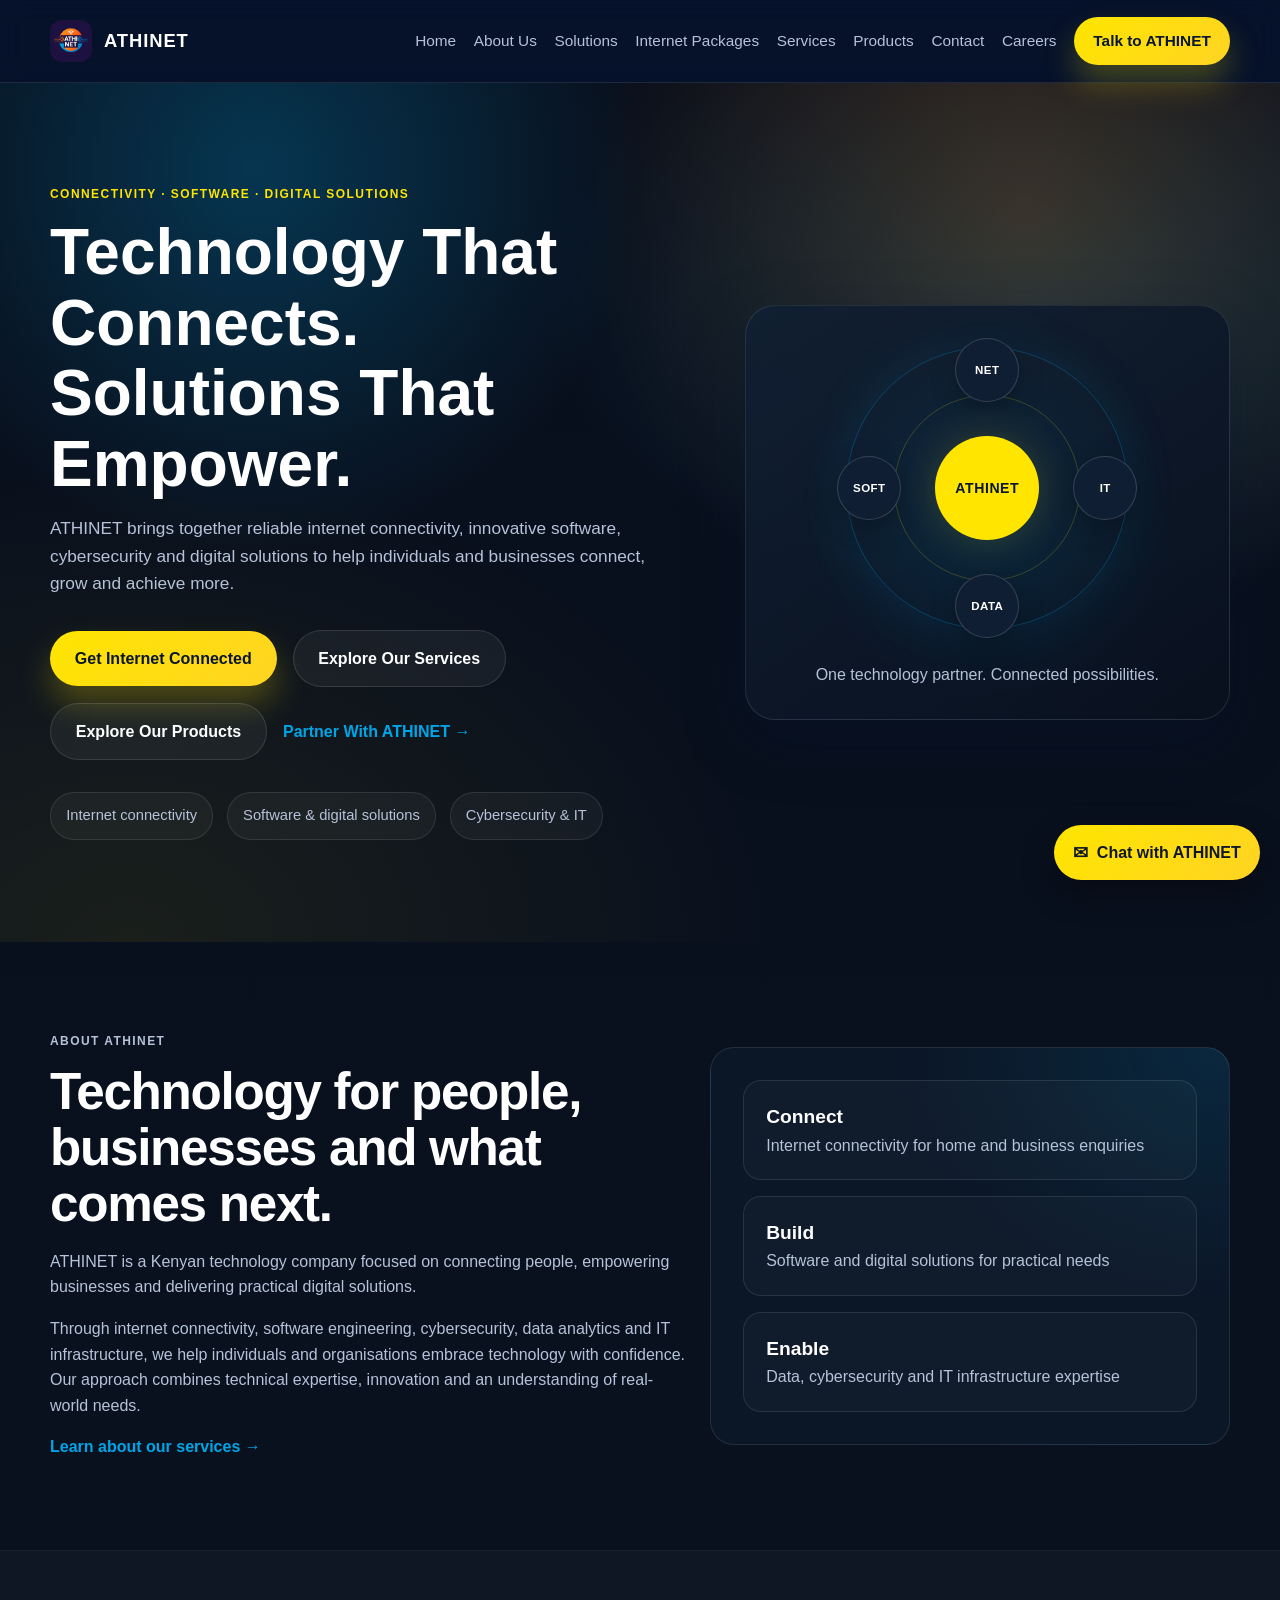
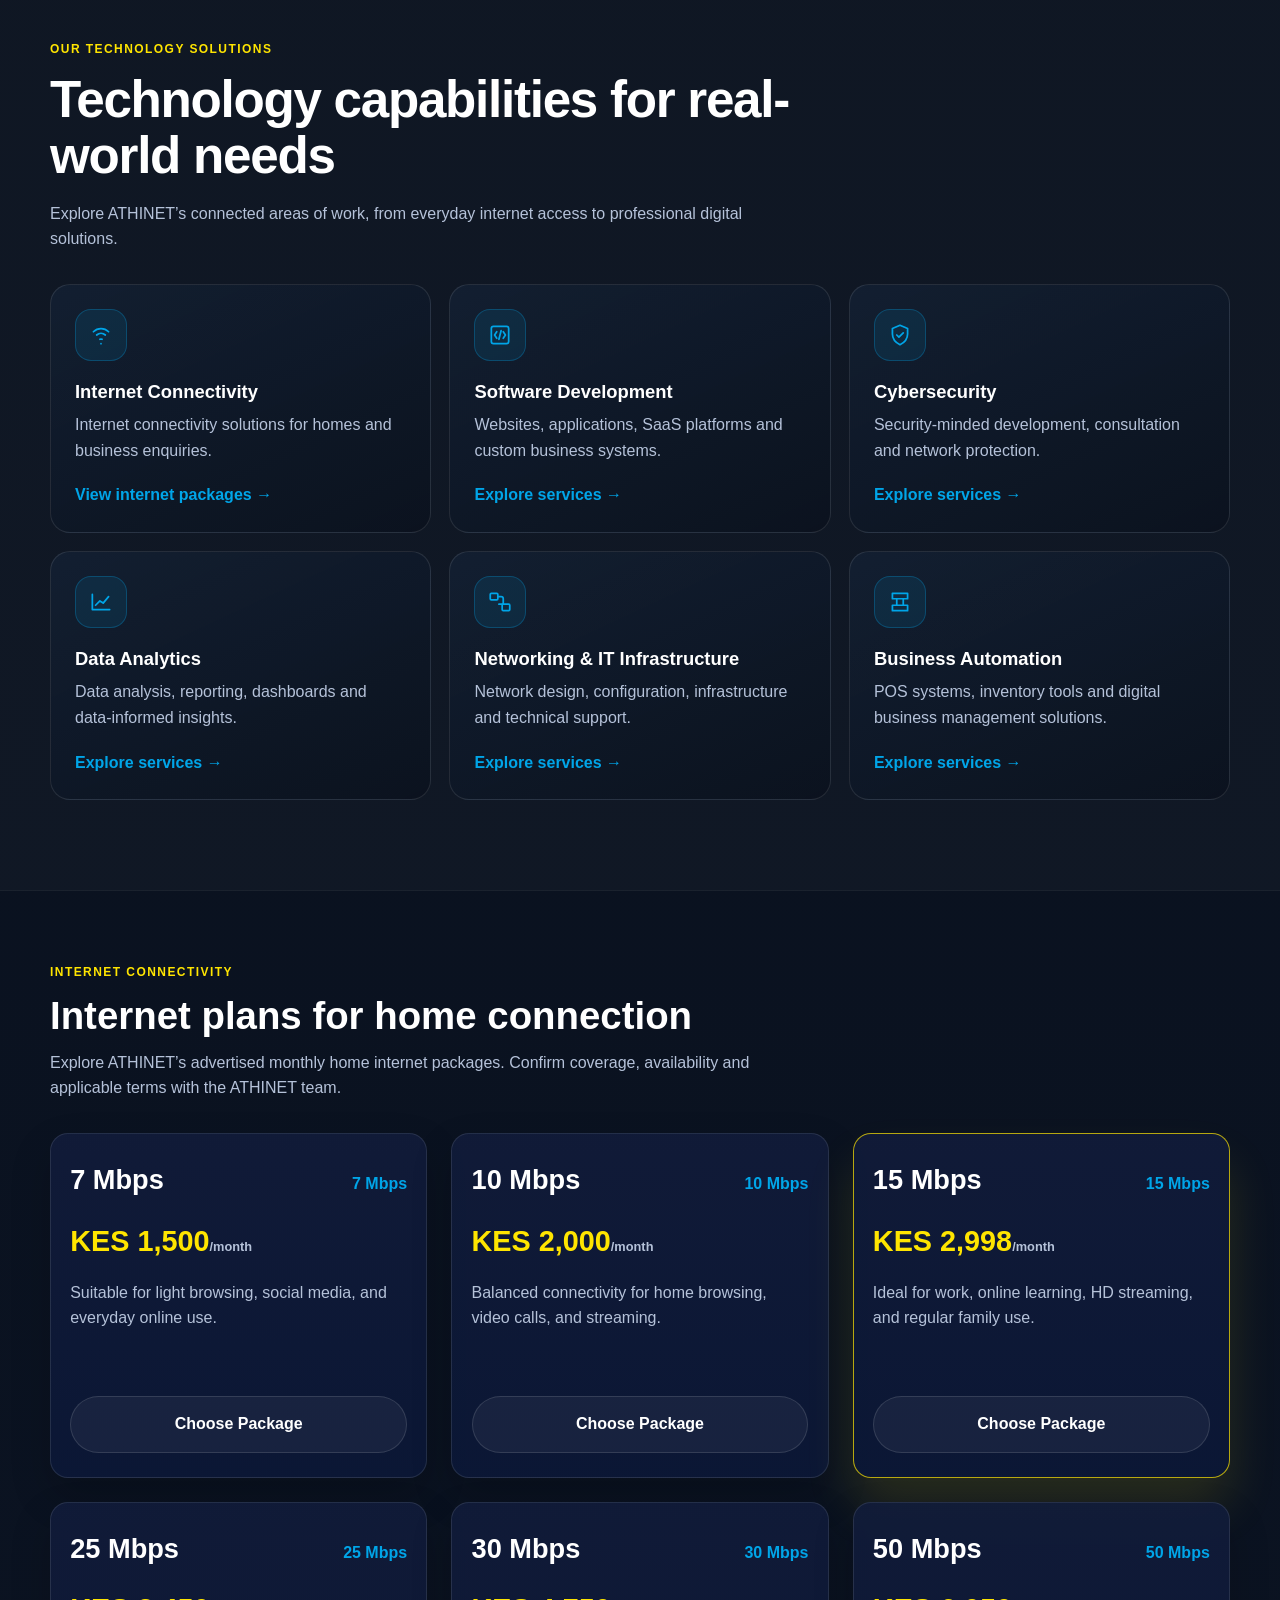
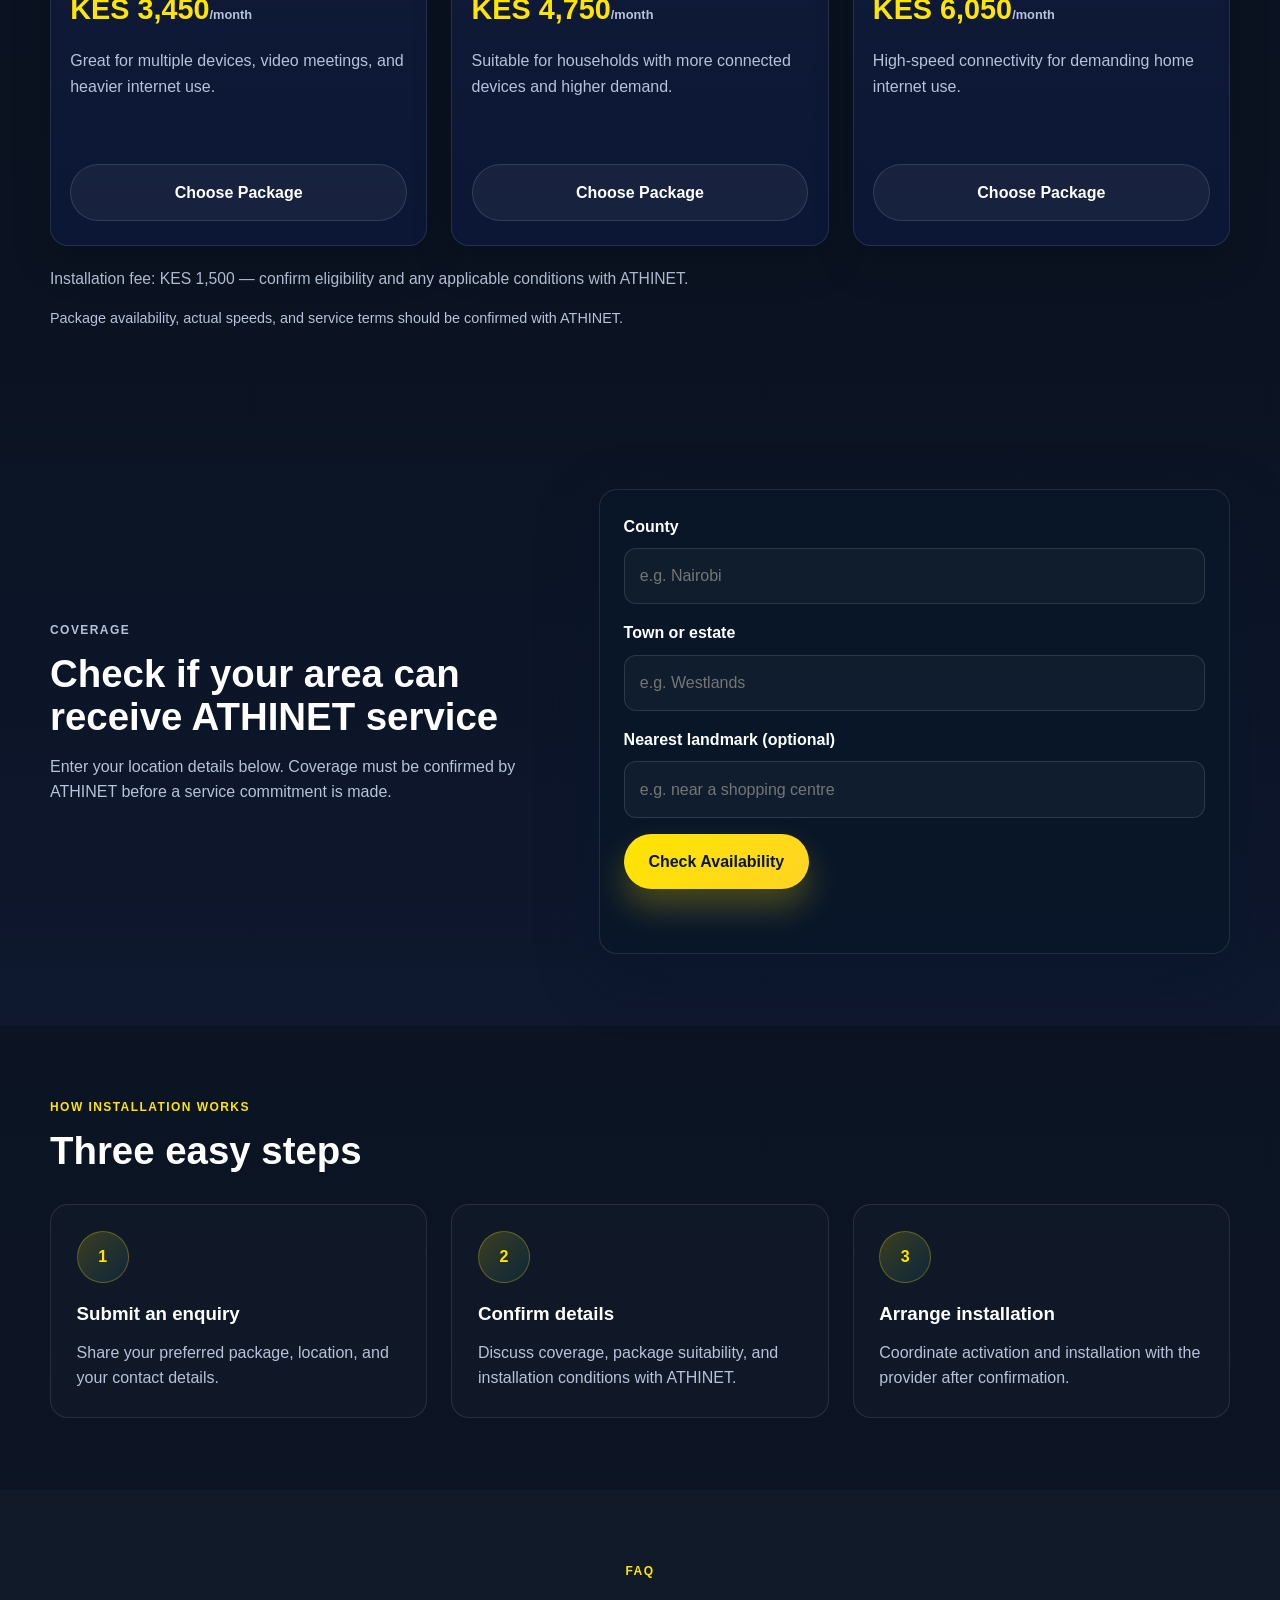
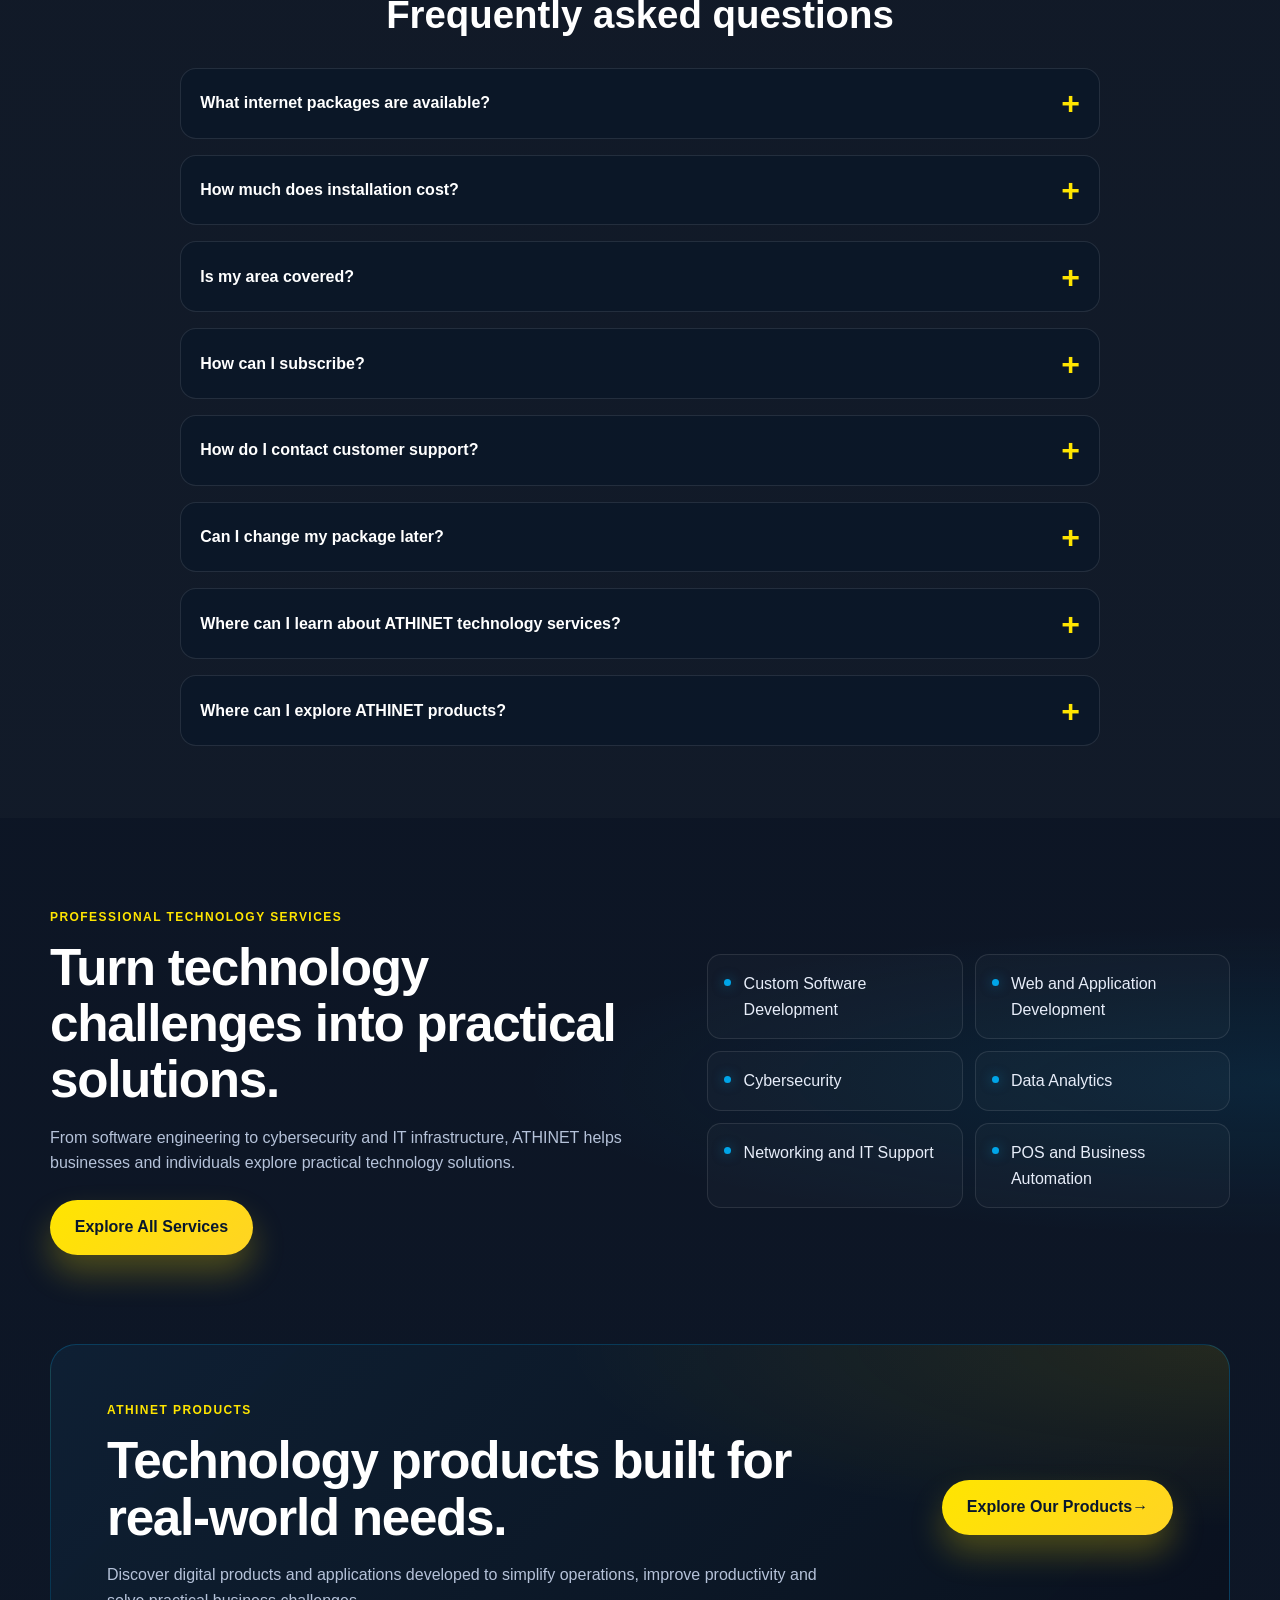
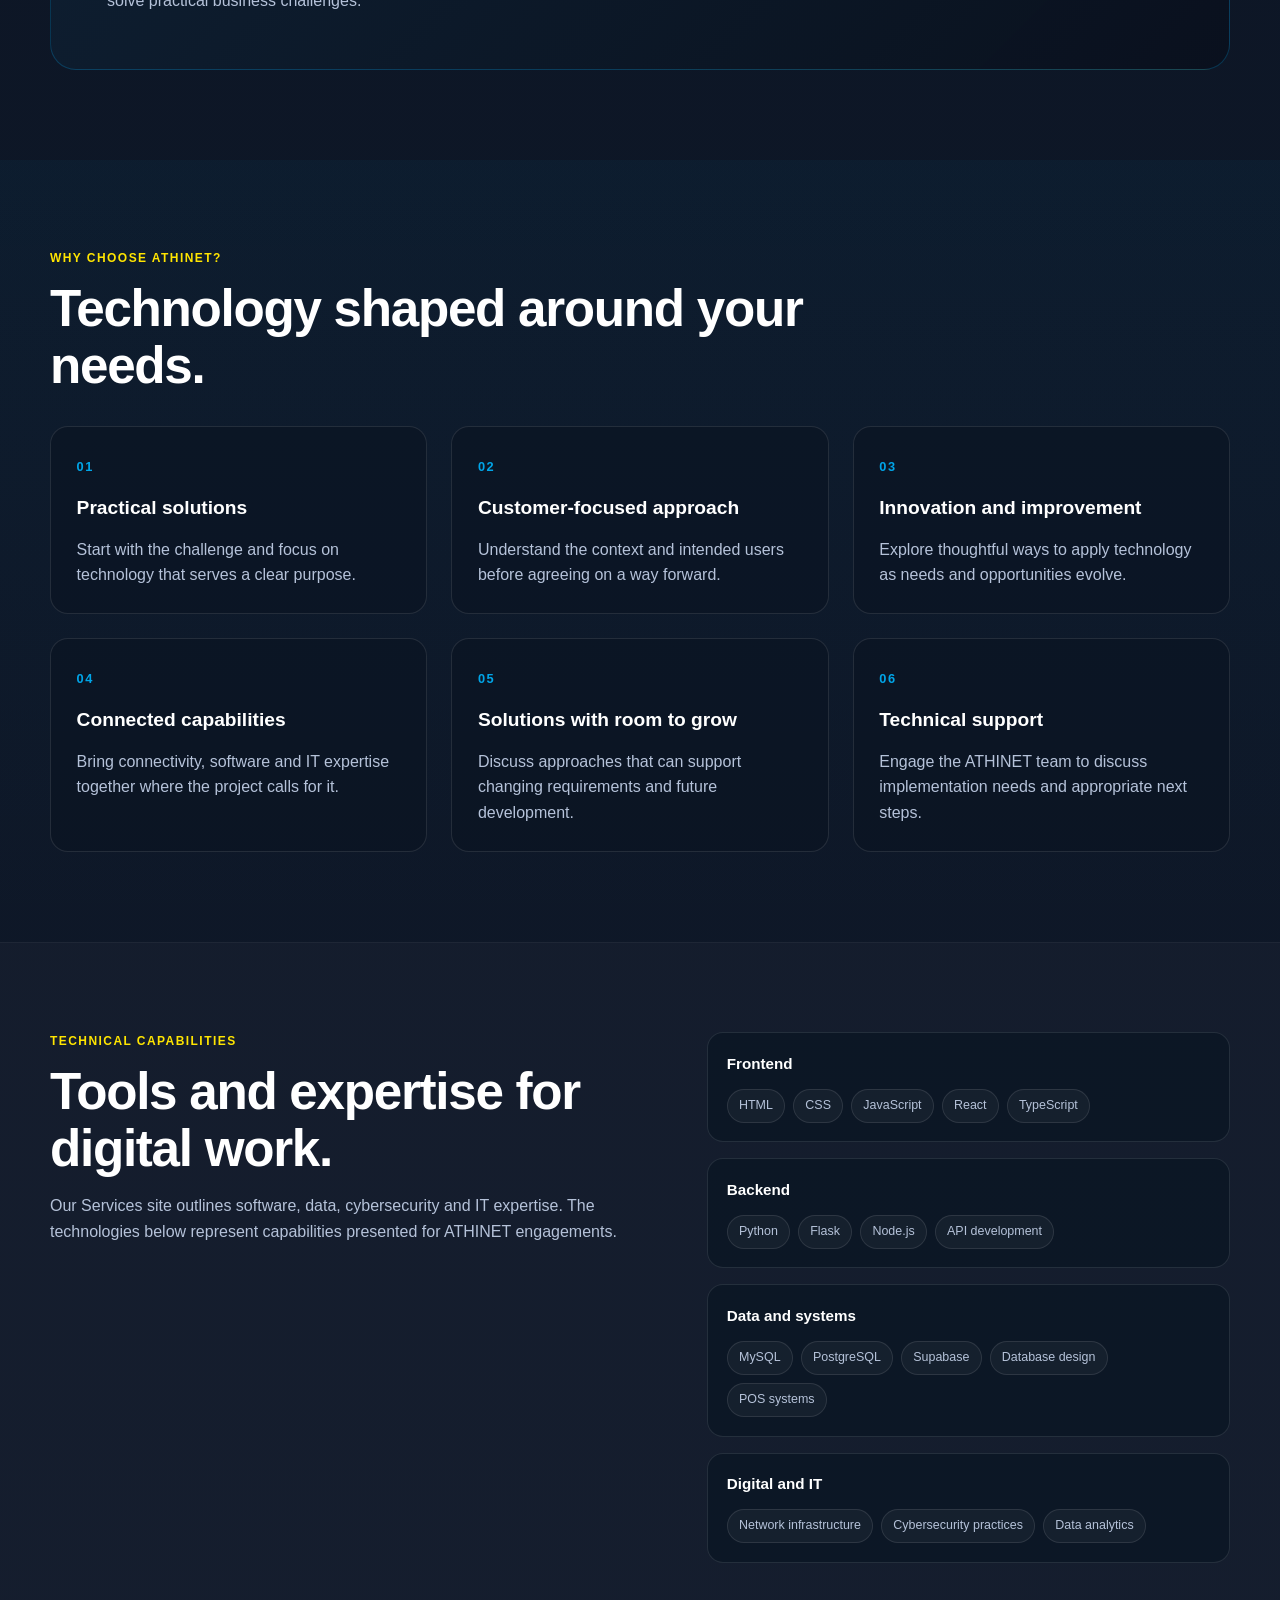
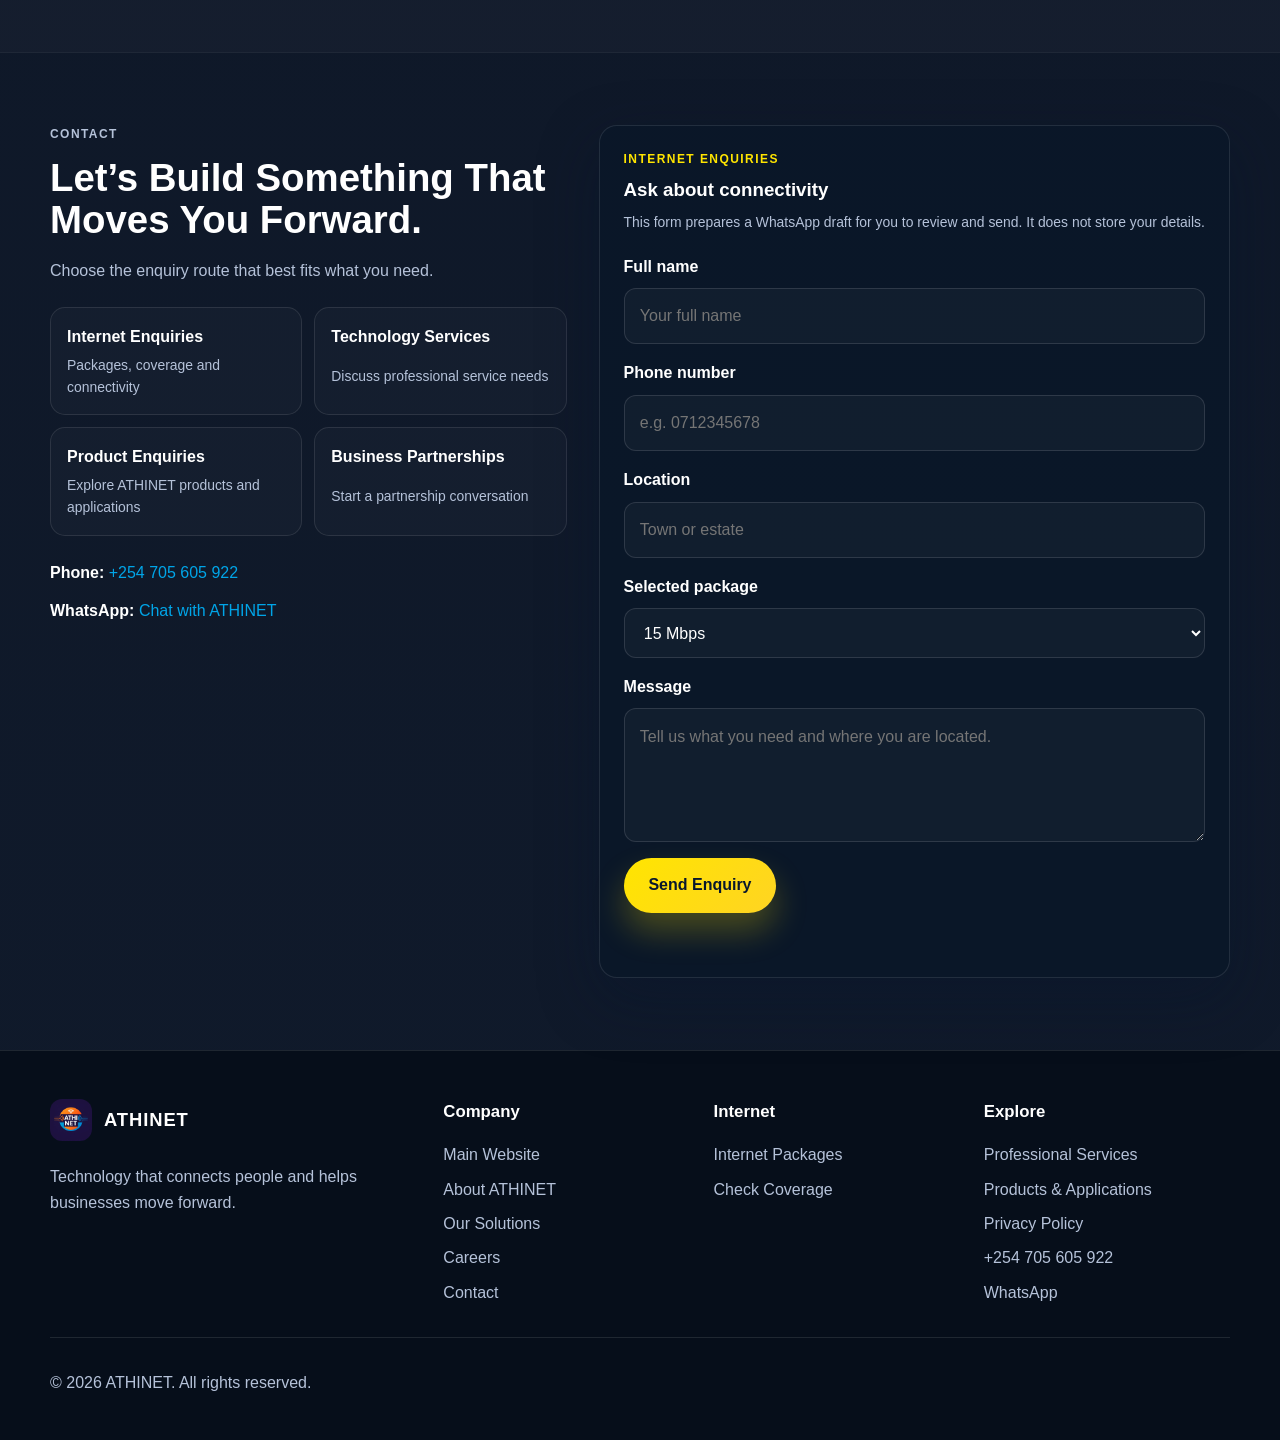
<file: index.html>
<!DOCTYPE html>
<html lang="en">
  <head>
    <meta charset="UTF-8" />
    <meta name="viewport" content="width=device-width, initial-scale=1.0" />
    <title>ATHINET | Technology Solutions, Software &amp; Internet Connectivity in Kenya</title>
    <meta
      name="description"
      content="ATHINET is a Kenyan technology company providing internet connectivity, software development, cybersecurity, data analytics, networking and digital business solutions."
    />
    <link rel="canonical" href="https://athinet.co.ke/" />
    <meta property="og:title" content="ATHINET | Technology Solutions, Software &amp; Internet Connectivity in Kenya" />
    <meta
      property="og:description"
      content="ATHINET brings together internet connectivity, software engineering, cybersecurity, data analytics and IT solutions."
    />
    <meta property="og:type" content="website" />
    <meta property="og:site_name" content="ATHINET" />
    <meta property="og:url" content="https://athinet.co.ke/" />
    <meta property="og:image" content="https://athinet.co.ke/assets/images/Athinet.logo.jpeg" />
    <meta property="og:image:alt" content="ATHINET logo" />
    <meta name="twitter:card" content="summary" />
    <meta name="twitter:title" content="ATHINET | Technology Solutions, Software &amp; Internet Connectivity in Kenya" />
    <meta
      name="twitter:description"
      content="ATHINET is a Kenyan technology company providing internet connectivity, software and digital solutions."
    />
    <meta name="twitter:image" content="https://athinet.co.ke/assets/images/Athinet.logo.jpeg" />
    <link rel="icon" type="image/jpeg" href="assets/images/Athinet.logo.jpeg" />
    <link rel="stylesheet" href="css/style.css" />
    <script type="application/ld+json">
      {
        "@context": "https://schema.org",
        "@graph": [
          {
            "@type": "Organization",
            "@id": "https://athinet.co.ke/#organization",
            "name": "ATHINET",
            "url": "https://athinet.co.ke/",
            "logo": "https://athinet.co.ke/assets/images/Athinet.logo.jpeg",
            "description": "A Kenyan technology company providing internet connectivity and digital technology solutions.",
            "telephone": "+254705605922",
            "areaServed": "KE"
          },
          {
            "@type": "WebSite",
            "@id": "https://athinet.co.ke/#website",
            "url": "https://athinet.co.ke/",
            "name": "ATHINET",
            "publisher": { "@id": "https://athinet.co.ke/#organization" }
          }
        ]
      }
    </script>
  </head>
  <body>
    <header class="site-header">
      <div class="container nav-wrapper">
        <a class="brand" href="#top" aria-label="ATHINET home">
          <img
            src="assets/images/Athinet.logo.jpeg"
            alt="ATHINET logo"
            onerror="this.style.display='none'; this.nextElementSibling.style.display='inline-block';"
          />
          <span class="brand-wordmark">ATHINET</span>
        </a>

        <button class="nav-toggle" aria-expanded="false" aria-controls="mainNav" aria-label="Open navigation menu">
          <span></span>
          <span></span>
          <span></span>
        </button>

        <nav class="main-nav" id="mainNav" aria-label="Primary navigation">
          <a href="#top">Home</a>
          <a href="#about">About Us</a>
          <a href="#solutions">Solutions</a>
          <a href="#packages">Internet Packages</a>
          <a href="https://services.athinet.co.ke/">Services</a>
          <a href="https://products.athinet.co.ke/">Products</a>
          <a href="#contact">Contact</a>
          <a href="careers.html">Careers</a>
          <a class="btn btn-primary nav-cta" href="#contact">Talk to ATHINET</a>
        </nav>
      </div>
    </header>

    <main id="top">
      <section class="hero corporate-hero">
        <div class="container hero-grid">
          <div class="hero-copy">
            <p class="eyebrow">Connectivity · Software · Digital Solutions</p>
            <h1>Technology That Connects. Solutions That Empower.</h1>
            <p class="lead">
              ATHINET brings together reliable internet connectivity, innovative software,
              cybersecurity and digital solutions to help individuals and businesses connect, grow
              and achieve more.
            </p>

            <div class="cta-row corporate-hero-actions">
              <a class="btn btn-primary" href="#packages">Get Internet Connected</a>
              <a class="btn btn-secondary" href="https://services.athinet.co.ke/">Explore Our Services</a>
              <a class="btn btn-secondary" href="https://products.athinet.co.ke/">Explore Our Products</a>
              <a class="hero-text-link" href="#contact">Partner With ATHINET <span aria-hidden="true">→</span></a>
            </div>

            <ul class="hero-badges" aria-label="ATHINET technology areas">
              <li>Internet connectivity</li>
              <li>Software &amp; digital solutions</li>
              <li>Cybersecurity &amp; IT</li>
            </ul>
          </div>
          <div class="corporate-hero-visual" aria-label="ATHINET connects technology, people and business">
            <div class="hero-visual-orbit" aria-hidden="true">
              <span class="orbit-ring orbit-ring-outer"></span>
              <span class="orbit-ring orbit-ring-inner"></span>
              <span class="orbit-point orbit-point-top">NET</span>
              <span class="orbit-point orbit-point-right">IT</span>
              <span class="orbit-point orbit-point-bottom">DATA</span>
              <span class="orbit-point orbit-point-left">SOFT</span>
              <span class="orbit-center">ATHINET</span>
            </div>
            <p>One technology partner. Connected possibilities.</p>
          </div>
        </div>
      </section>

      <section class="corporate-section about" id="about">
        <div class="container about-grid">
          <div class="about-copy">
            <p class="eyebrow">About ATHINET</p>
            <h2>Technology for people, businesses and what comes next.</h2>
            <p>
              ATHINET is a Kenyan technology company focused on connecting people, empowering
              businesses and delivering practical digital solutions.
            </p>
            <p>
              Through internet connectivity, software engineering, cybersecurity, data analytics
              and IT infrastructure, we help individuals and organisations embrace technology with
              confidence. Our approach combines technical expertise, innovation and an understanding
              of real-world needs.
            </p>
            <a class="text-link" href="https://services.athinet.co.ke/">Learn about our services <span aria-hidden="true">→</span></a>
          </div>
          <div class="about-panel corporate-about-panel" aria-label="ATHINET's connected technology areas">
            <div class="mini-stat"><strong>Connect</strong><span>Internet connectivity for home and business enquiries</span></div>
            <div class="mini-stat"><strong>Build</strong><span>Software and digital solutions for practical needs</span></div>
            <div class="mini-stat"><strong>Enable</strong><span>Data, cybersecurity and IT infrastructure expertise</span></div>
          </div>
        </div>
      </section>

      <section class="corporate-section solutions-section" id="solutions">
        <div class="container">
          <div class="section-heading">
            <p class="eyebrow">Our technology solutions</p>
            <h2>Technology capabilities for real-world needs</h2>
            <p class="section-intro">
              Explore ATHINET’s connected areas of work, from everyday internet access to
              professional digital solutions.
            </p>
          </div>
          <div class="solution-grid">
            <article class="solution-card">
              <span class="solution-icon" aria-hidden="true"><svg viewBox="0 0 24 24"><path d="M5 9a10 10 0 0 1 14 0M8 12a6 6 0 0 1 8 0m-5 4a2 2 0 0 1 2 0M12 20h.01"/></svg></span>
              <h3>Internet Connectivity</h3>
              <p>Internet connectivity solutions for homes and business enquiries.</p>
              <a class="text-link" href="#packages">View internet packages <span aria-hidden="true">→</span></a>
            </article>
            <article class="solution-card">
              <span class="solution-icon" aria-hidden="true"><svg viewBox="0 0 24 24"><rect x="4" y="4" width="16" height="16" rx="2"/><path d="m9 9-2 3 2 3m6-6 2 3-2 3m-2-7-2 8"/></svg></span>
              <h3>Software Development</h3>
              <p>Websites, applications, SaaS platforms and custom business systems.</p>
              <a class="text-link" href="https://services.athinet.co.ke/">Explore services <span aria-hidden="true">→</span></a>
            </article>
            <article class="solution-card">
              <span class="solution-icon" aria-hidden="true"><svg viewBox="0 0 24 24"><path d="M12 3 5 6v5c0 4.5 2.8 7.8 7 10 4.2-2.2 7-5.5 7-10V6l-7-3Z"/><path d="m9 12 2 2 4-4"/></svg></span>
              <h3>Cybersecurity</h3>
              <p>Security-minded development, consultation and network protection.</p>
              <a class="text-link" href="https://services.athinet.co.ke/">Explore services <span aria-hidden="true">→</span></a>
            </article>
            <article class="solution-card">
              <span class="solution-icon" aria-hidden="true"><svg viewBox="0 0 24 24"><path d="M4 19V5m0 14h16"/><path d="m7 15 4-4 3 2 5-6"/></svg></span>
              <h3>Data Analytics</h3>
              <p>Data analysis, reporting, dashboards and data-informed insights.</p>
              <a class="text-link" href="https://services.athinet.co.ke/">Explore services <span aria-hidden="true">→</span></a>
            </article>
            <article class="solution-card">
              <span class="solution-icon" aria-hidden="true"><svg viewBox="0 0 24 24"><rect x="3" y="4" width="7" height="6" rx="1"/><rect x="14" y="14" width="7" height="6" rx="1"/><path d="M10 7h3a2 2 0 0 1 2 2v5m-4 0h3"/></svg></span>
              <h3>Networking &amp; IT Infrastructure</h3>
              <p>Network design, configuration, infrastructure and technical support.</p>
              <a class="text-link" href="https://services.athinet.co.ke/">Explore services <span aria-hidden="true">→</span></a>
            </article>
            <article class="solution-card">
              <span class="solution-icon" aria-hidden="true"><svg viewBox="0 0 24 24"><path d="M5 4h14v5H5zM5 15h14v5H5z"/><path d="M9 9v6m6-6v6"/></svg></span>
              <h3>Business Automation</h3>
              <p>POS systems, inventory tools and digital business management solutions.</p>
              <a class="text-link" href="https://services.athinet.co.ke/">Explore services <span aria-hidden="true">→</span></a>
            </article>
          </div>
        </div>
      </section>

      <section class="packages" id="packages">
        <div class="container">
          <div class="section-heading">
            <p class="eyebrow">Internet connectivity</p>
            <h2>Internet plans for home connection</h2>
            <p class="section-intro">
              Explore ATHINET’s advertised monthly home internet packages. Confirm coverage,
              availability and applicable terms with the ATHINET team.
            </p>
          </div>

          <div class="package-grid" aria-label="Athinet package pricing table">
            <article class="package-card" data-package="7 Mbps" data-price="KES 1,500">
              <div class="package-top">
                <h3>7 Mbps</h3>
                <span class="speed">7 Mbps</span>
              </div>
              <div class="price">KES 1,500<span>/month</span></div>
              <p>Suitable for light browsing, social media, and everyday online use.</p>
              <button type="button" class="btn btn-package" data-package="7 Mbps" data-price="KES 1,500">Choose Package</button>
            </article>

            <article class="package-card" data-package="10 Mbps" data-price="KES 2,000">
              <div class="package-top">
                <h3>10 Mbps</h3>
                <span class="speed">10 Mbps</span>
              </div>
              <div class="price">KES 2,000<span>/month</span></div>
              <p>Balanced connectivity for home browsing, video calls, and streaming.</p>
              <button type="button" class="btn btn-package" data-package="10 Mbps" data-price="KES 2,000">Choose Package</button>
            </article>

            <article class="package-card featured" data-package="15 Mbps" data-price="KES 2,998">
              <div class="package-top">
                <h3>15 Mbps</h3>
                <span class="speed">15 Mbps</span>
              </div>
              <div class="price">KES 2,998<span>/month</span></div>
              <p>Ideal for work, online learning, HD streaming, and regular family use.</p>
              <button type="button" class="btn btn-package" data-package="15 Mbps" data-price="KES 2,998">Choose Package</button>
            </article>

            <article class="package-card" data-package="25 Mbps" data-price="KES 3,450">
              <div class="package-top">
                <h3>25 Mbps</h3>
                <span class="speed">25 Mbps</span>
              </div>
              <div class="price">KES 3,450<span>/month</span></div>
              <p>Great for multiple devices, video meetings, and heavier internet use.</p>
              <button type="button" class="btn btn-package" data-package="25 Mbps" data-price="KES 3,450">Choose Package</button>
            </article>

            <article class="package-card" data-package="30 Mbps" data-price="KES 4,750">
              <div class="package-top">
                <h3>30 Mbps</h3>
                <span class="speed">30 Mbps</span>
              </div>
              <div class="price">KES 4,750<span>/month</span></div>
              <p>Suitable for households with more connected devices and higher demand.</p>
              <button type="button" class="btn btn-package" data-package="30 Mbps" data-price="KES 4,750">Choose Package</button>
            </article>

            <article class="package-card" data-package="50 Mbps" data-price="KES 6,050">
              <div class="package-top">
                <h3>50 Mbps</h3>
                <span class="speed">50 Mbps</span>
              </div>
              <div class="price">KES 6,050<span>/month</span></div>
              <p>High-speed connectivity for demanding home internet use.</p>
              <button type="button" class="btn btn-package" data-package="50 Mbps" data-price="KES 6,050">Choose Package</button>
            </article>
          </div>

          <p class="package-note">
            Installation fee: KES 1,500 — confirm eligibility and any applicable conditions with ATHINET.
          </p>
          <p class="package-note subtle">
            Package availability, actual speeds, and service terms should be confirmed with ATHINET.
          </p>
        </div>
      </section>

      <section class="coverage" id="coverage">
        <div class="container coverage-grid">
          <div class="coverage-copy">
            <p class="eyebrow">Coverage</p>
            <h2>Check if your area can receive ATHINET service</h2>
            <p>
              Enter your location details below. Coverage must be confirmed by ATHINET before a service
              commitment is made.
            </p>
          </div>

          <form id="coverageForm" class="coverage-form" novalidate>
            <div class="form-field">
              <label for="county">County</label>
              <input id="county" name="county" type="text" placeholder="e.g. Nairobi" required />
            </div>

            <div class="form-field">
              <label for="town">Town or estate</label>
              <input id="town" name="town" type="text" placeholder="e.g. Westlands" required />
            </div>

            <div class="form-field">
              <label for="landmark">Nearest landmark (optional)</label>
              <input id="landmark" name="landmark" type="text" placeholder="e.g. near a shopping centre" />
            </div>

            <button type="submit" class="btn btn-primary">Check Availability</button>
            <p class="form-status" id="coverageStatus" aria-live="polite"></p>
          </form>
        </div>
      </section>

      <section class="steps">
        <div class="container">
          <div class="section-heading">
            <p class="eyebrow">How installation works</p>
            <h2>Three easy steps</h2>
          </div>

          <div class="steps-grid">
            <div class="step-card">
              <span class="step-number">1</span>
              <h3>Submit an enquiry</h3>
              <p>Share your preferred package, location, and your contact details.</p>
            </div>
            <div class="step-card">
              <span class="step-number">2</span>
              <h3>Confirm details</h3>
              <p>Discuss coverage, package suitability, and installation conditions with ATHINET.</p>
            </div>
            <div class="step-card">
              <span class="step-number">3</span>
              <h3>Arrange installation</h3>
              <p>Coordinate activation and installation with the provider after confirmation.</p>
            </div>
          </div>
        </div>
      </section>

      <section class="faq" id="faq">
        <div class="container">
          <div class="section-heading center">
            <p class="eyebrow">FAQ</p>
            <h2>Frequently asked questions</h2>
          </div>

          <div class="faq-list" aria-label="ATHINET frequently asked questions">
            <div class="faq-item">
              <button class="faq-question" type="button" aria-expanded="false">
                <span>What internet packages are available?</span>
                <span class="faq-icon" aria-hidden="true">+</span>
              </button>
              <div class="faq-answer">
                <p>ATHINET currently advertises home internet plans at 7 Mbps, 10 Mbps, 15 Mbps, 25 Mbps, 30 Mbps, and 50 Mbps.</p>
              </div>
            </div>

            <div class="faq-item">
              <button class="faq-question" type="button" aria-expanded="false">
                <span>How much does installation cost?</span>
                <span class="faq-icon" aria-hidden="true">+</span>
              </button>
              <div class="faq-answer">
                <p>The current advertised installation fee is KES 1,500. Eligibility and any applicable conditions should be confirmed with ATHINET.</p>
              </div>
            </div>

            <div class="faq-item">
              <button class="faq-question" type="button" aria-expanded="false">
                <span>Is my area covered?</span>
                <span class="faq-icon" aria-hidden="true">+</span>
              </button>
              <div class="faq-answer">
                <p>Coverage depends on your location and service availability. Use the coverage form and confirm with ATHINET before subscribing.</p>
              </div>
            </div>

            <div class="faq-item">
              <button class="faq-question" type="button" aria-expanded="false">
                <span>How can I subscribe?</span>
                <span class="faq-icon" aria-hidden="true">+</span>
              </button>
              <div class="faq-answer">
                <p>Submit an enquiry through the contact form or WhatsApp, then confirm package and installation details with ATHINET.</p>
              </div>
            </div>

            <div class="faq-item">
              <button class="faq-question" type="button" aria-expanded="false">
                <span>How do I contact customer support?</span>
                <span class="faq-icon" aria-hidden="true">+</span>
              </button>
              <div class="faq-answer">
                <p>You can call or WhatsApp ATHINET on +254 705 605 922 for package and service enquiries.</p>
              </div>
            </div>

            <div class="faq-item">
              <button class="faq-question" type="button" aria-expanded="false">
                <span>Can I change my package later?</span>
                <span class="faq-icon" aria-hidden="true">+</span>
              </button>
              <div class="faq-answer">
                <p>Package change policies may vary. Please speak with ATHINET to confirm available options and service terms.</p>
              </div>
            </div>
            <div class="faq-item">
              <button class="faq-question" type="button" aria-expanded="false">
                <span>Where can I learn about ATHINET technology services?</span>
                <span class="faq-icon" aria-hidden="true">+</span>
              </button>
              <div class="faq-answer">
                <p>Visit the <a href="https://services.athinet.co.ke/">ATHINET Services website</a> for professional technology service information.</p>
              </div>
            </div>
            <div class="faq-item">
              <button class="faq-question" type="button" aria-expanded="false">
                <span>Where can I explore ATHINET products?</span>
                <span class="faq-icon" aria-hidden="true">+</span>
              </button>
              <div class="faq-answer">
                <p>Visit <a href="https://products.athinet.co.ke/">ATHINET Products &amp; Applications</a> to explore product information.</p>
              </div>
            </div>
          </div>
        </div>
      </section>

      <section class="corporate-section professional-services-section" id="professional-services">
        <div class="container professional-services-layout">
          <div class="professional-services-copy">
            <p class="eyebrow">Professional technology services</p>
            <h2>Turn technology challenges into practical solutions.</h2>
            <p class="section-intro">
              From software engineering to cybersecurity and IT infrastructure, ATHINET helps
              businesses and individuals explore practical technology solutions.
            </p>
            <a class="btn btn-primary" href="https://services.athinet.co.ke/">Explore All Services</a>
          </div>
          <ul class="professional-service-list">
            <li>Custom Software Development</li>
            <li>Web and Application Development</li>
            <li>Cybersecurity</li>
            <li>Data Analytics</li>
            <li>Networking and IT Support</li>
            <li>POS and Business Automation</li>
          </ul>
        </div>
      </section>

      <section class="corporate-section products-section" id="products">
        <div class="container product-feature">
          <div>
            <p class="eyebrow">ATHINET products</p>
            <h2>Technology products built for real-world needs.</h2>
            <p>
              Discover digital products and applications developed to simplify operations, improve
              productivity and solve practical business challenges.
            </p>
          </div>
          <a class="btn btn-primary" href="https://products.athinet.co.ke/">Explore Our Products <span aria-hidden="true">→</span></a>
        </div>
      </section>

      <section class="corporate-section why-athinet-section" id="why-athinet">
        <div class="container">
          <div class="section-heading">
            <p class="eyebrow">Why choose ATHINET?</p>
            <h2>Technology shaped around your needs.</h2>
          </div>
          <div class="feature-grid corporate-feature-grid">
            <article class="feature-card">
              <span class="feature-index">01</span>
              <h3>Practical solutions</h3>
              <p>Start with the challenge and focus on technology that serves a clear purpose.</p>
            </article>
            <article class="feature-card">
              <span class="feature-index">02</span>
              <h3>Customer-focused approach</h3>
              <p>Understand the context and intended users before agreeing on a way forward.</p>
            </article>
            <article class="feature-card">
              <span class="feature-index">03</span>
              <h3>Innovation and improvement</h3>
              <p>Explore thoughtful ways to apply technology as needs and opportunities evolve.</p>
            </article>
            <article class="feature-card">
              <span class="feature-index">04</span>
              <h3>Connected capabilities</h3>
              <p>Bring connectivity, software and IT expertise together where the project calls for it.</p>
            </article>
            <article class="feature-card">
              <span class="feature-index">05</span>
              <h3>Solutions with room to grow</h3>
              <p>Discuss approaches that can support changing requirements and future development.</p>
            </article>
            <article class="feature-card">
              <span class="feature-index">06</span>
              <h3>Technical support</h3>
              <p>Engage the ATHINET team to discuss implementation needs and appropriate next steps.</p>
            </article>
          </div>
        </div>
      </section>

      <section class="corporate-section capabilities-section" id="capabilities">
        <div class="container capabilities-layout">
          <div>
            <p class="eyebrow">Technical capabilities</p>
            <h2>Tools and expertise for digital work.</h2>
            <p class="section-intro">
              Our Services site outlines software, data, cybersecurity and IT expertise. The
              technologies below represent capabilities presented for ATHINET engagements.
            </p>
          </div>
          <div class="capability-groups">
            <div class="capability-group">
              <h3>Frontend</h3>
              <ul class="technology-tags"><li>HTML</li><li>CSS</li><li>JavaScript</li><li>React</li><li>TypeScript</li></ul>
            </div>
            <div class="capability-group">
              <h3>Backend</h3>
              <ul class="technology-tags"><li>Python</li><li>Flask</li><li>Node.js</li><li>API development</li></ul>
            </div>
            <div class="capability-group">
              <h3>Data and systems</h3>
              <ul class="technology-tags"><li>MySQL</li><li>PostgreSQL</li><li>Supabase</li><li>Database design</li><li>POS systems</li></ul>
            </div>
            <div class="capability-group">
              <h3>Digital and IT</h3>
              <ul class="technology-tags"><li>Network infrastructure</li><li>Cybersecurity practices</li><li>Data analytics</li></ul>
            </div>
          </div>
        </div>
      </section>

      <section class="contact" id="contact">
        <div class="container contact-grid">
          <div class="contact-info">
            <p class="eyebrow">Contact</p>
            <h2>Let’s Build Something That Moves You Forward.</h2>
            <p>Choose the enquiry route that best fits what you need.</p>

            <div class="contact-pathway-grid">
              <a class="contact-pathway" href="#internet-enquiries">
                <strong>Internet Enquiries</strong><span>Packages, coverage and connectivity</span>
              </a>
              <a class="contact-pathway" href="https://services.athinet.co.ke/">
                <strong>Technology Services</strong><span>Discuss professional service needs</span>
              </a>
              <a class="contact-pathway" href="https://products.athinet.co.ke/">
                <strong>Product Enquiries</strong><span>Explore ATHINET products and applications</span>
              </a>
              <a class="contact-pathway" href="https://wa.me/254705605922?text=Hello%20ATHINET%2C%20I%20would%20like%20to%20discuss%20a%20business%20partnership.">
                <strong>Business Partnerships</strong><span>Start a partnership conversation</span>
              </a>
            </div>
            <ul class="contact-list">
              <li><strong>Phone:</strong> <a href="tel:+254705605922">+254 705 605 922</a></li>
              <li><strong>WhatsApp:</strong> <a href="https://wa.me/254705605922">Chat with ATHINET</a></li>
            </ul>
          </div>

          <form id="contactForm" class="contact-form" novalidate>
            <div id="internet-enquiries">
              <p class="eyebrow">Internet enquiries</p>
              <h3>Ask about connectivity</h3>
              <p class="form-intro">This form prepares a WhatsApp draft for you to review and send. It does not store your details.</p>
            </div>
            <div class="form-field">
              <label for="contactName">Full name</label>
              <input id="contactName" name="contactName" type="text" placeholder="Your full name" required />
            </div>

            <div class="form-field">
              <label for="contactPhone">Phone number</label>
              <input id="contactPhone" name="contactPhone" type="tel" placeholder="e.g. 0712345678" required />
            </div>

            <div class="form-field">
              <label for="contactLocation">Location</label>
              <input id="contactLocation" name="contactLocation" type="text" placeholder="Town or estate" required />
            </div>

            <div class="form-field">
              <label for="contactPackage">Selected package</label>
              <select id="contactPackage" name="contactPackage">
                <option value="7 Mbps">7 Mbps</option>
                <option value="10 Mbps">10 Mbps</option>
                <option value="15 Mbps" selected>15 Mbps</option>
                <option value="25 Mbps">25 Mbps</option>
                <option value="30 Mbps">30 Mbps</option>
                <option value="50 Mbps">50 Mbps</option>
              </select>
            </div>

            <div class="form-field">
              <label for="contactMessage">Message</label>
              <textarea id="contactMessage" name="contactMessage" rows="4" placeholder="Tell us what you need and where you are located." required></textarea>
            </div>

            <button type="submit" class="btn btn-primary">Send Enquiry</button>
            <p class="form-status" id="contactStatus" aria-live="polite"></p>
          </form>
        </div>
      </section>
    </main>

    <footer class="site-footer">
      <div class="container footer-grid">
        <div class="footer-brand">
          <a class="brand" href="#top" aria-label="ATHINET home">
            <img src="assets/images/Athinet.logo.jpeg" alt="ATHINET logo" />
            <span class="brand-wordmark">ATHINET</span>
          </a>
          <p>Technology that connects people and helps businesses move forward.</p>
        </div>

        <div>
          <h3>Company</h3>
          <ul>
            <li><a href="https://athinet.co.ke/">Main Website</a></li>
            <li><a href="#about">About ATHINET</a></li>
            <li><a href="#solutions">Our Solutions</a></li>
            <li><a href="careers.html">Careers</a></li>
            <li><a href="#contact">Contact</a></li>
          </ul>
        </div>

        <div>
          <h3>Internet</h3>
          <ul>
            <li><a href="#packages">Internet Packages</a></li>
            <li><a href="#coverage">Check Coverage</a></li>
          </ul>
        </div>

        <div>
          <h3>Explore</h3>
          <ul>
            <li><a href="https://services.athinet.co.ke/">Professional Services</a></li>
            <li><a href="https://products.athinet.co.ke/">Products &amp; Applications</a></li>
            <li><a href="privacy.html">Privacy Policy</a></li>
            <li><a href="tel:+254705605922">+254 705 605 922</a></li>
            <li><a href="https://wa.me/254705605922" target="_blank" rel="noopener noreferrer">WhatsApp</a></li>
          </ul>
        </div>
      </div>

      <div class="container footer-bottom">
        <p>© <span id="year"></span> ATHINET. All rights reserved.</p>
      </div>
    </footer>

    <div class="modal-backdrop" id="packageModal" aria-hidden="true">
      <div class="modal" role="dialog" aria-modal="true" aria-labelledby="packageModalTitle">
        <button type="button" class="modal-close" aria-label="Close package enquiry">×</button>
        <h3 id="packageModalTitle">Confirm package enquiry</h3>
        <p>
          You are enquiring about <strong id="selectedPackageName">7 Mbps</strong> at
          <strong id="selectedPackagePrice">KES 1,500</strong>.
        </p>

        <form id="packageForm" novalidate>
          <div class="form-field">
            <label for="packageName">Full name</label>
            <input id="packageName" name="packageName" type="text" placeholder="Your full name" required />
          </div>

          <div class="form-field">
            <label for="packagePhone">Phone number</label>
            <input id="packagePhone" name="packagePhone" type="tel" placeholder="0712345678" required />
          </div>

          <div class="form-field">
            <label for="packageLocation">Location</label>
            <input id="packageLocation" name="packageLocation" type="text" placeholder="Town or estate" required />
          </div>

          <button type="submit" class="btn btn-primary">Send on WhatsApp</button>
          <p class="form-status" id="packageStatus" aria-live="polite"></p>
        </form>
      </div>
    </div>

    <div class="chat-widget">
      <section class="chat-panel" id="chatPanel" role="dialog" aria-labelledby="chatTitle" aria-hidden="true">
        <header class="chat-header">
          <div>
            <h2 id="chatTitle">ATHINET AI Assistant</h2>
            <p>ATHINET business information and support</p>
          </div>
          <button class="chat-close" id="chatClose" type="button" aria-label="Close chat">×</button>
        </header>

        <div class="chat-messages" id="chatMessages" role="log" aria-live="polite" aria-relevant="additions">
          <div class="chat-message assistant">
            <p>Hello, I’m ATHINET AI Assistant. I can help with ATHINET internet connectivity, technology services and products. What would you like to know?</p>
          </div>
          <div class="chat-suggestions" aria-label="Suggested questions">
            <button type="button" data-chat-suggestion="What internet packages and prices do you offer?">Packages &amp; prices</button>
            <button type="button" data-chat-suggestion="What services does ATHINET offer?">Our services</button>
            <button type="button" data-chat-suggestion="How do I contact ATHINET?">Contact ATHINET</button>
          </div>
        </div>

        <p class="chat-privacy">Automated answers use published site information. Messages stay in this page and aren’t sent or saved. Please don’t enter personal details; use the enquiry form to contact ATHINET.</p>
        <form class="chat-form" id="chatForm">
          <label class="visually-hidden" for="chatInput">Ask ATHINET a question</label>
          <input id="chatInput" name="message" type="text" maxlength="500" placeholder="Ask about ATHINET…" autocomplete="off" required />
          <button type="submit" aria-label="Send message">Send</button>
        </form>
      </section>

      <button class="chat-toggle" id="chatToggle" type="button" aria-expanded="false" aria-controls="chatPanel">
        <span aria-hidden="true">✉</span>
        <span>Chat with ATHINET</span>
      </button>
    </div>

    <script src="js/script.js"></script>
  </body>
</html>
</file>
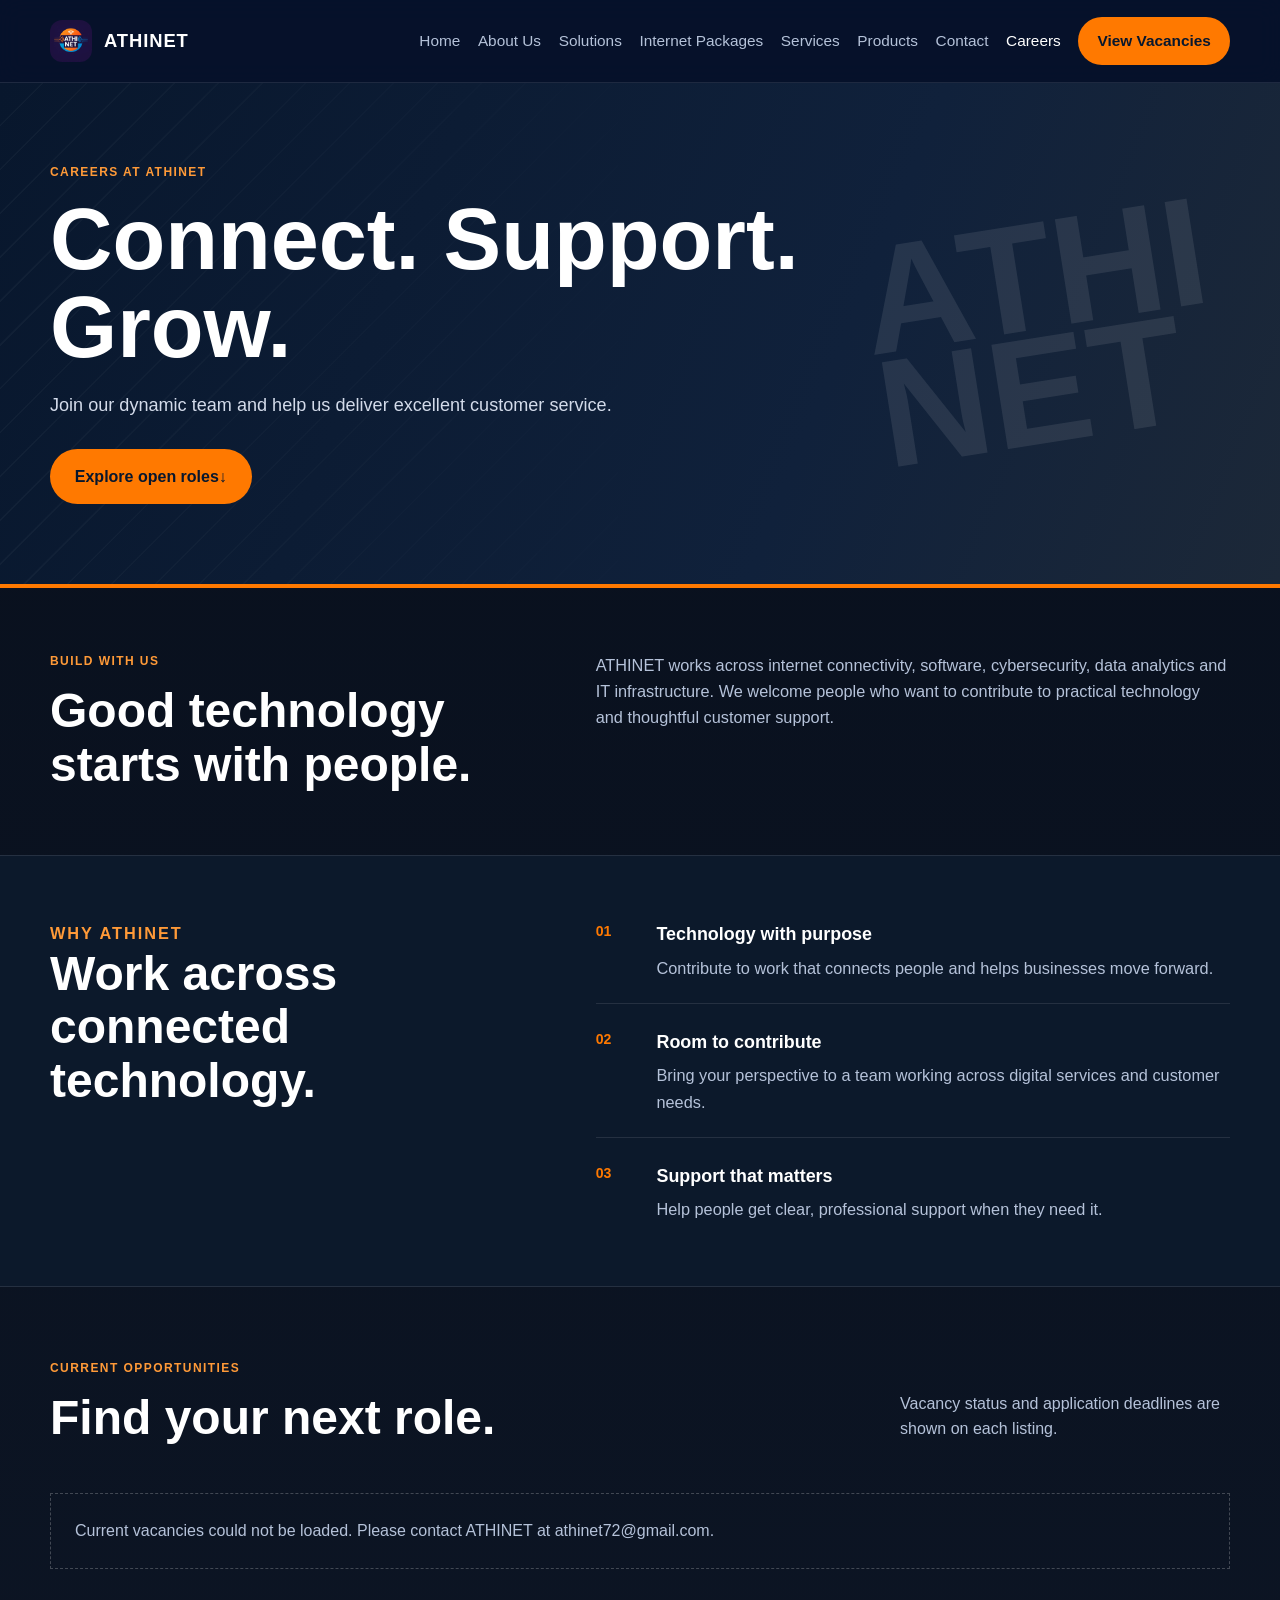
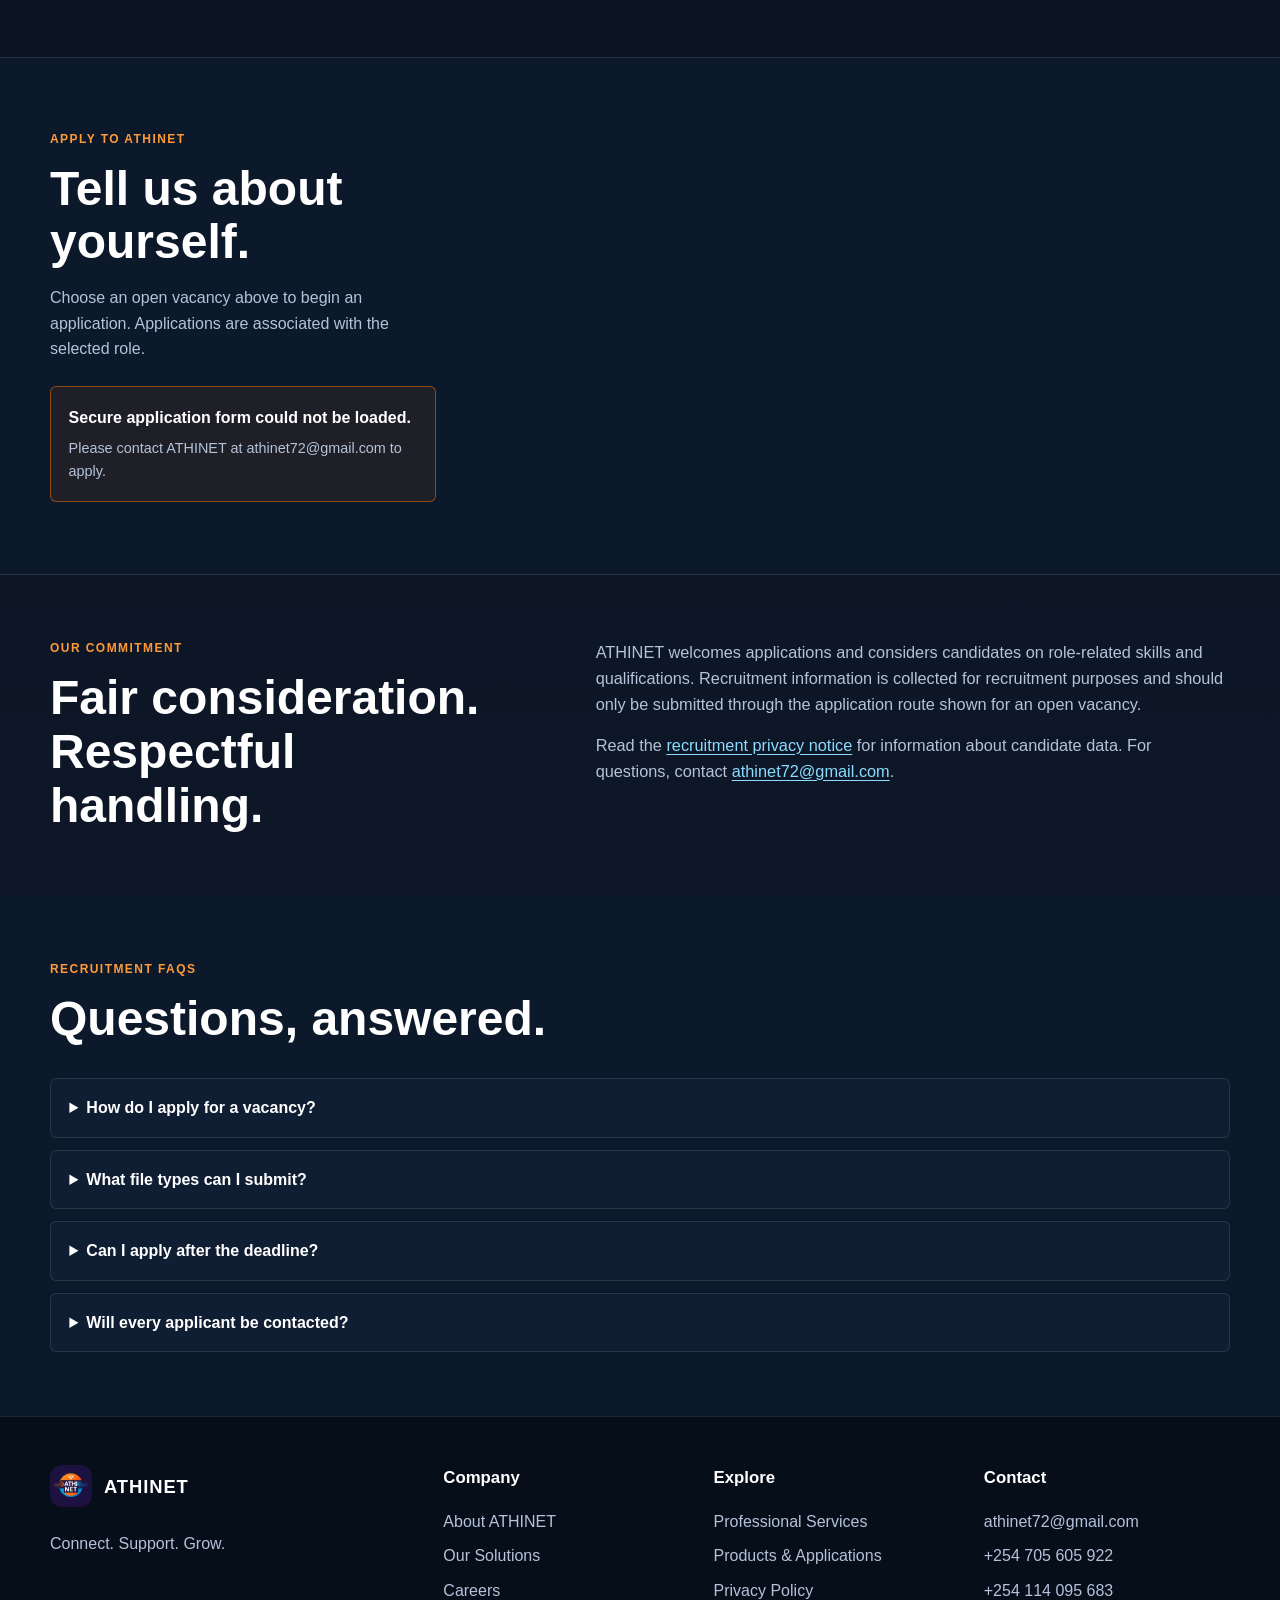
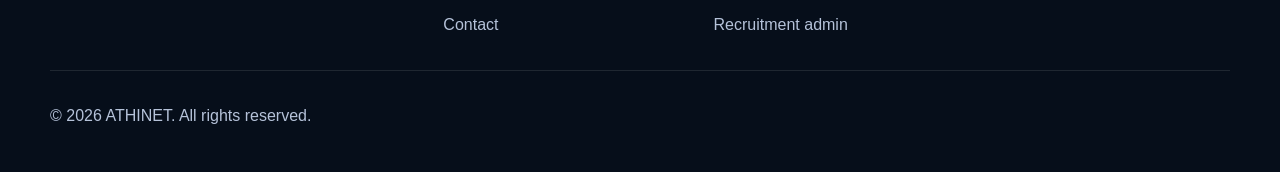
<file: careers.html>
<!DOCTYPE html>
<html lang="en">
  <head>
    <meta charset="UTF-8" />
    <meta name="viewport" content="width=device-width, initial-scale=1.0" />
    <title>Careers at ATHINET | Join Our Team</title>
    <meta name="description" content="Explore career opportunities at ATHINET. Discover job vacancies, join our growing technology team and apply online." />
    <link rel="canonical" href="https://athinet.co.ke/careers.html" />
    <meta property="og:title" content="Careers at ATHINET | Join Our Team" />
    <meta property="og:description" content="Explore career opportunities at ATHINET and discover current vacancies." />
    <meta property="og:type" content="website" />
    <meta property="og:site_name" content="ATHINET" />
    <meta property="og:url" content="https://athinet.co.ke/careers.html" />
    <meta property="og:image" content="https://athinet.co.ke/assets/images/Athinet.logo.jpeg" />
    <meta property="og:image:alt" content="ATHINET logo" />
    <meta name="twitter:card" content="summary" />
    <meta name="twitter:title" content="Careers at ATHINET | Join Our Team" />
    <meta name="twitter:description" content="Explore career opportunities at ATHINET and discover current vacancies." />
    <meta name="twitter:image" content="https://athinet.co.ke/assets/images/Athinet.logo.jpeg" />
    <link rel="icon" type="image/jpeg" href="assets/images/Athinet.logo.jpeg" />
    <link rel="stylesheet" href="css/style.css" />
    <link rel="stylesheet" href="css/careers.css" />
    <script src="js/recruitment-config.js"></script>
    <script src="js/jobs-data.js" defer></script>
    <script src="js/careers.js" defer></script>
  </head>
  <body class="careers-page">
    <header class="site-header">
      <div class="container nav-wrapper">
        <a class="brand" href="index.html" aria-label="ATHINET home">
          <img src="assets/images/Athinet.logo.jpeg" alt="ATHINET logo" />
          <span class="brand-wordmark">ATHINET</span>
        </a>
        <button class="nav-toggle" aria-expanded="false" aria-controls="mainNav" aria-label="Open navigation menu">
          <span></span><span></span><span></span>
        </button>
        <nav class="main-nav" id="mainNav" aria-label="Primary navigation">
          <a href="index.html">Home</a>
          <a href="index.html#about">About Us</a>
          <a href="index.html#solutions">Solutions</a>
          <a href="index.html#packages">Internet Packages</a>
          <a href="https://services.athinet.co.ke/">Services</a>
          <a href="https://products.athinet.co.ke/">Products</a>
          <a href="index.html#contact">Contact</a>
          <a href="careers.html" aria-current="page">Careers</a>
          <a class="btn btn-primary nav-cta" href="#vacancies">View Vacancies</a>
        </nav>
      </div>
    </header>

    <main>
      <section class="careers-hero">
        <div class="container careers-hero-inner">
          <p class="eyebrow">Careers at ATHINET</p>
          <h1>Connect. Support. Grow.</h1>
          <p class="careers-lead">Join our dynamic team and help us deliver excellent customer service.</p>
          <a class="btn btn-primary" href="#vacancies">Explore open roles <span aria-hidden="true">&darr;</span></a>
        </div>
        <div class="careers-hero-mark" aria-hidden="true"><span>ATHI</span><span>NET</span></div>
      </section>

      <section class="careers-intro">
        <div class="container careers-intro-grid">
          <div>
            <p class="eyebrow">Build with us</p>
            <h2>Good technology starts with people.</h2>
          </div>
          <p>ATHINET works across internet connectivity, software, cybersecurity, data analytics and IT infrastructure. We welcome people who want to contribute to practical technology and thoughtful customer support.</p>
        </div>
      </section>

      <section class="careers-values">
        <div class="container careers-values-grid">
          <div>
            <p class="eyebrow">Why ATHINET</p>
            <h2>Work across connected technology.</h2>
          </div>
          <ul class="value-list">
            <li><span>01</span><div><h3>Technology with purpose</h3><p>Contribute to work that connects people and helps businesses move forward.</p></div></li>
            <li><span>02</span><div><h3>Room to contribute</h3><p>Bring your perspective to a team working across digital services and customer needs.</p></div></li>
            <li><span>03</span><div><h3>Support that matters</h3><p>Help people get clear, professional support when they need it.</p></div></li>
          </ul>
        </div>
      </section>

      <section class="vacancies-section" id="vacancies">
        <div class="container">
          <div class="careers-section-heading">
            <div>
              <p class="eyebrow">Current opportunities</p>
              <h2>Find your next role.</h2>
            </div>
            <p>Vacancy status and application deadlines are shown on each listing.</p>
          </div>
          <div class="vacancy-list" id="vacancyList" aria-live="polite"></div>
          <p class="vacancy-empty" id="vacancyEmpty" hidden>No open vacancies are listed at this time. Check back for future opportunities.</p>
        </div>
      </section>

      <section class="application-section" id="application">
        <div class="container application-layout">
          <div class="application-intro">
            <p class="eyebrow">Apply to ATHINET</p>
            <h2>Tell us about yourself.</h2>
            <p>Choose an open vacancy above to begin an application. Applications are associated with the selected role.</p>
            <div class="application-note" id="applicationNotice" role="status">
              <strong>Online applications are not active yet.</strong>
              <p>Please do not enter personal information here until secure submission is enabled. To apply for the advertised role, email your application documents to <a href="mailto:athinet72@gmail.com">athinet72@gmail.com</a>.</p>
            </div>
          </div>

          <form id="applicationForm" class="application-form" novalidate hidden>
            <p class="selected-vacancy-label">Applying for <strong id="selectedJobTitle">Select an open vacancy</strong></p>
            <input id="vacancySlug" name="vacancySlug" type="hidden" />

            <fieldset id="applicationFields" disabled>
              <legend>Personal information</legend>
              <div class="application-fields">
                <div class="form-field"><label for="applicantName">Full name *</label><input id="applicantName" name="fullName" autocomplete="name" maxlength="120" required /></div>
                <div class="form-field"><label for="applicantEmail">Email address *</label><input id="applicantEmail" name="email" type="email" autocomplete="email" maxlength="254" required /></div>
                <div class="form-field"><label for="applicantPhone">Phone number *</label><input id="applicantPhone" name="phone" type="tel" autocomplete="tel" maxlength="25" required /></div>
                <div class="form-field"><label for="applicantTown">Current town or county *</label><input id="applicantTown" name="townCounty" autocomplete="address-level2" maxlength="120" required /></div>
                <div class="form-field"><label for="applicantCountry">Country *</label><input id="applicantCountry" name="country" autocomplete="country-name" maxlength="80" required /></div>
              </div>

              <legend>Professional information</legend>
              <div class="application-fields">
                <div class="form-field"><label for="educationLevel">Highest education level *</label><select id="educationLevel" name="educationLevel" required><option value="">Select a level</option><option>Secondary</option><option>Certificate</option><option>Diploma</option><option>Bachelor's degree</option><option>Postgraduate degree</option><option>Other</option></select></div>
                <div class="form-field"><label for="course">Course or qualification *</label><input id="course" name="courseQualification" maxlength="160" required /></div>
                <div class="form-field"><label for="institution">Institution attended *</label><input id="institution" name="institution" maxlength="160" required /></div>
                <div class="form-field"><label for="experience">Relevant work experience *</label><textarea id="experience" name="workExperience" rows="3" maxlength="2500" required></textarea></div>
                <div class="form-field"><label for="employmentStatus">Current employment status *</label><select id="employmentStatus" name="employmentStatus" required><option value="">Select a status</option><option>Employed</option><option>Self-employed</option><option>Unemployed</option><option>Student</option><option>Other</option></select></div>
                <div class="form-field"><label for="skills">Relevant skills *</label><textarea id="skills" name="relevantSkills" rows="3" maxlength="1500" required></textarea></div>
              </div>

              <legend>Application details</legend>
              <div class="application-fields application-fields-single">
                <div class="form-field"><label for="interest">Why are you interested in this position? *</label><textarea id="interest" name="interest" rows="4" maxlength="2500" required></textarea></div>
                <div class="form-field"><label for="coverLetter">Brief cover letter *</label><textarea id="coverLetter" name="coverLetter" rows="5" maxlength="5000" required></textarea></div>
                <div class="form-field"><label for="availability">Notice period or availability *</label><input id="availability" name="availability" maxlength="160" required /></div>
              </div>

              <legend>Documents</legend>
              <p class="upload-guidance">PDF or DOCX only. Maximum 5 MB per file and 10 MB total.</p>
              <div class="application-fields application-fields-single">
                <div class="form-field"><label for="cvFile">CV or resume *</label><input id="cvFile" name="cv" type="file" accept=".pdf,.docx,application/pdf,application/vnd.openxmlformats-officedocument.wordprocessingml.document" required /></div>
                <div class="form-field"><label for="certificateFiles">Academic certificates (optional)</label><input id="certificateFiles" name="certificates" type="file" accept=".pdf,.docx,application/pdf,application/vnd.openxmlformats-officedocument.wordprocessingml.document" /></div>
                <div class="form-field"><label for="supportingFiles">Supporting documents (optional)</label><input id="supportingFiles" name="supportingDocuments" type="file" accept=".pdf,.docx,application/pdf,application/vnd.openxmlformats-officedocument.wordprocessingml.document" /></div>
              </div>

              <div id="turnstileWidget" class="turnstile-widget" aria-label="Spam protection"></div>
              <input id="turnstileToken" name="turnstileToken" type="hidden" />
              <label class="consent-field"><input id="applicationConsent" name="consent" type="checkbox" required /><span>I confirm that the information provided is accurate and consent to ATHINET processing my application for recruitment purposes in accordance with its <a href="privacy.html">Privacy Policy</a>.</span></label>
              <button class="btn btn-primary application-submit" id="applicationSubmit" type="submit">Submit application</button>
            </fieldset>
            <p class="application-status" id="applicationStatus" role="status" aria-live="polite"></p>
          </form>
        </div>
      </section>

      <section class="recruitment-info">
        <div class="container recruitment-info-grid">
          <div>
            <p class="eyebrow">Our commitment</p>
            <h2>Fair consideration. Respectful handling.</h2>
          </div>
          <div>
            <p>ATHINET welcomes applications and considers candidates on role-related skills and qualifications. Recruitment information is collected for recruitment purposes and should only be submitted through the application route shown for an open vacancy.</p>
            <p>Read the <a href="privacy.html">recruitment privacy notice</a> for information about candidate data. For questions, contact <a href="mailto:athinet72@gmail.com">athinet72@gmail.com</a>.</p>
          </div>
        </div>
      </section>

      <section class="careers-faq">
        <div class="container">
          <div class="careers-section-heading">
            <div><p class="eyebrow">Recruitment FAQs</p><h2>Questions, answered.</h2></div>
          </div>
          <div class="careers-faq-list">
            <details><summary>How do I apply for a vacancy?</summary><p>Open a vacancy to review its full description and deadline, then use Apply Now. While online submission is being configured, send your application documents to <a href="mailto:athinet72@gmail.com">athinet72@gmail.com</a>.</p></details>
            <details><summary>What file types can I submit?</summary><p>The online application accepts PDF and DOCX documents, with a 5 MB limit per file and a 10 MB total limit.</p></details>
            <details><summary>Can I apply after the deadline?</summary><p>No. Applications are not accepted for a vacancy after its deadline or after it is marked closed.</p></details>
            <details><summary>Will every applicant be contacted?</summary><p>The recruitment team will review applications and contact shortlisted candidates.</p></details>
          </div>
        </div>
      </section>
    </main>

    <footer class="site-footer">
      <div class="container footer-grid">
        <div class="footer-brand"><a class="brand" href="index.html" aria-label="ATHINET home"><img src="assets/images/Athinet.logo.jpeg" alt="ATHINET logo" /><span class="brand-wordmark">ATHINET</span></a><p>Connect. Support. Grow.</p></div>
        <div><h3>Company</h3><ul><li><a href="index.html#about">About ATHINET</a></li><li><a href="index.html#solutions">Our Solutions</a></li><li><a href="careers.html">Careers</a></li><li><a href="index.html#contact">Contact</a></li></ul></div>
        <div><h3>Explore</h3><ul><li><a href="https://services.athinet.co.ke/">Professional Services</a></li><li><a href="https://products.athinet.co.ke/">Products &amp; Applications</a></li><li><a href="privacy.html">Privacy Policy</a></li><li><a href="recruitment-admin.html">Recruitment admin</a></li></ul></div>
        <div><h3>Contact</h3><ul><li><a href="mailto:athinet72@gmail.com">athinet72@gmail.com</a></li><li><a href="tel:+254705605922">+254 705 605 922</a></li><li><a href="tel:+254114095683">+254 114 095 683</a></li></ul></div>
      </div>
      <div class="container footer-bottom"><p>&copy; <span id="year"></span> ATHINET. All rights reserved.</p></div>
    </footer>

    <dialog class="vacancy-dialog" id="vacancyDialog" aria-labelledby="dialogJobTitle">
      <div class="vacancy-dialog-header"><p class="eyebrow">Vacancy details</p><button class="dialog-close" id="dialogClose" type="button" aria-label="Close vacancy details">&times;</button></div>
      <div id="vacancyDetails"></div>
      <div class="dialog-actions" id="dialogActions"></div>
    </dialog>
  </body>
</html>
</file>
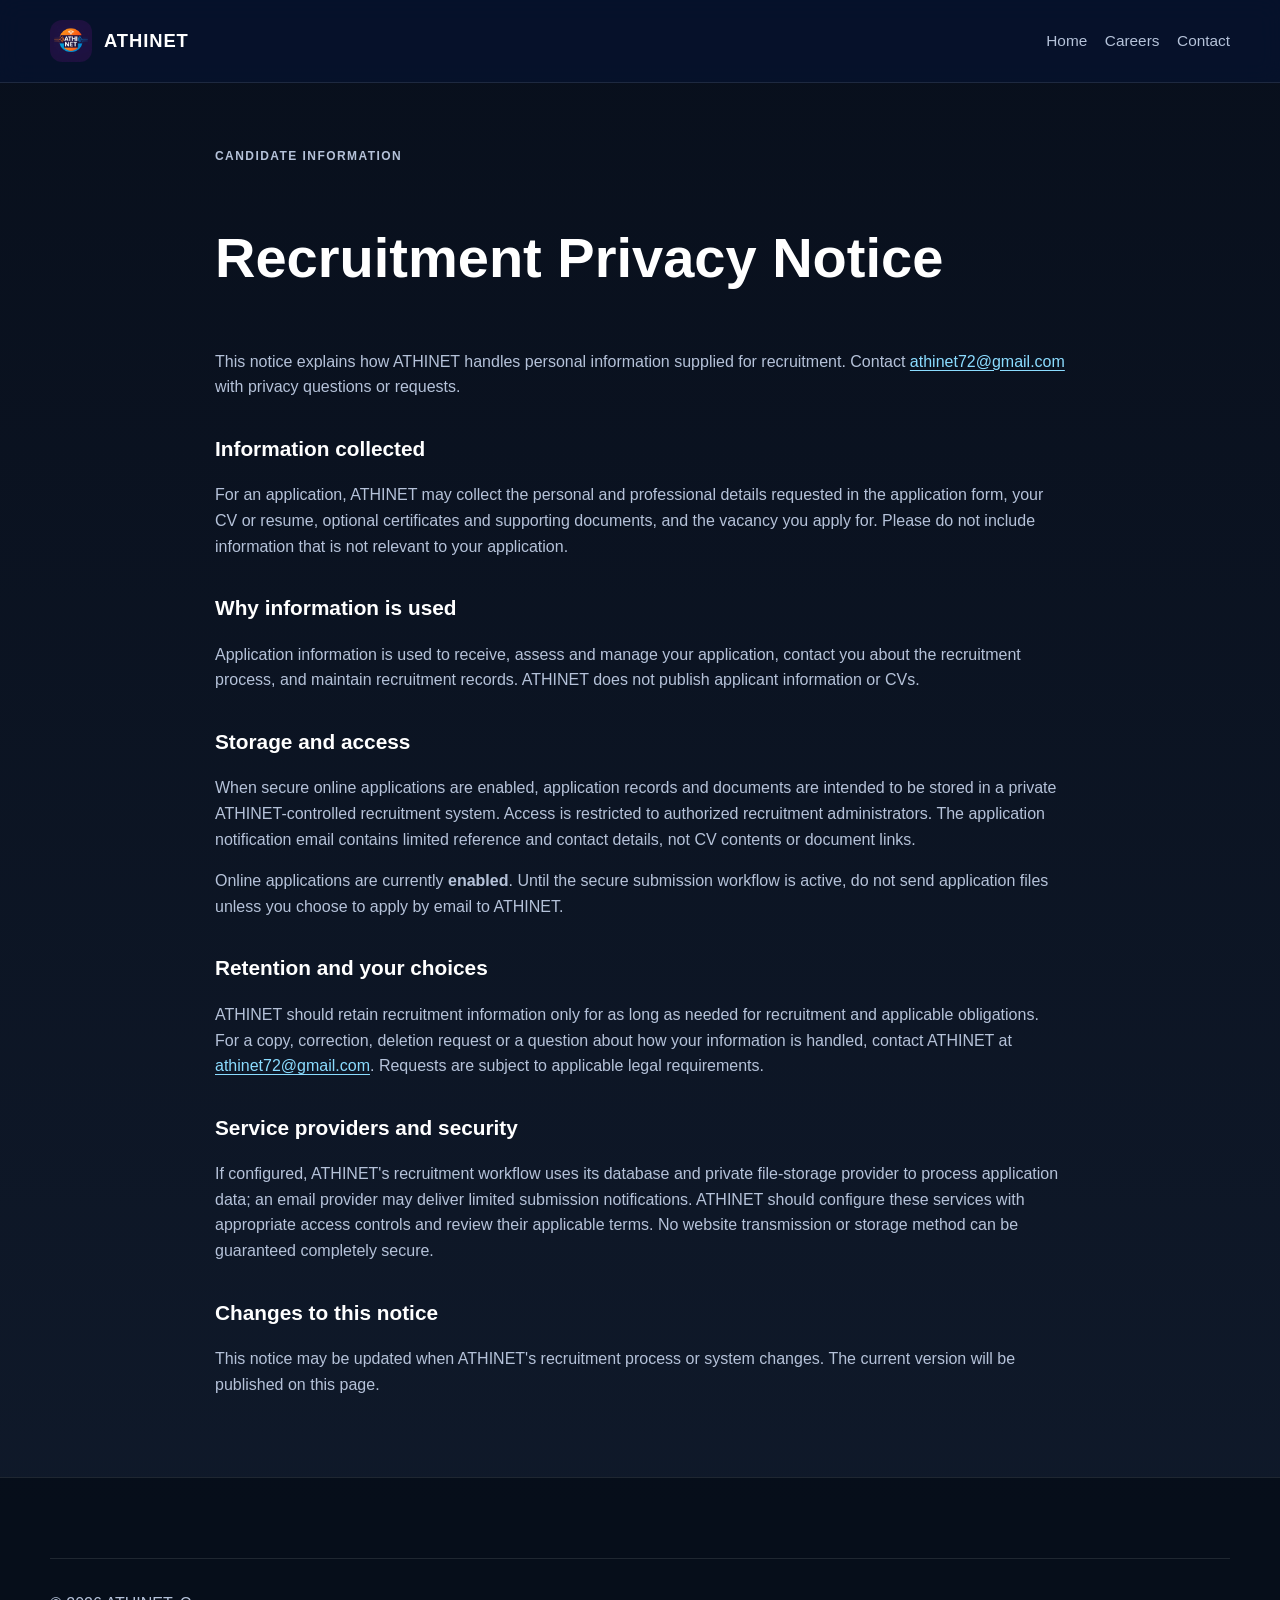
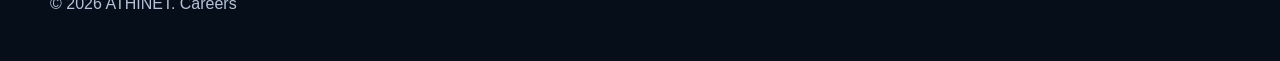
<file: privacy.html>
<!DOCTYPE html>
<html lang="en">
  <head>
    <meta charset="UTF-8" />
    <meta name="viewport" content="width=device-width, initial-scale=1.0" />
    <title>Privacy Policy | ATHINET</title>
    <meta name="description" content="Learn how ATHINET handles information submitted for recruitment purposes." />
    <link rel="canonical" href="https://athinet.co.ke/privacy.html" />
    <link rel="stylesheet" href="css/style.css" />
    <link rel="stylesheet" href="css/careers.css" />
    <script src="js/recruitment-config.js"></script>
  </head>
  <body class="privacy-page">
    <header class="site-header">
      <div class="container nav-wrapper">
        <a class="brand" href="index.html" aria-label="ATHINET home"><img src="assets/images/Athinet.logo.jpeg" alt="ATHINET logo" /><span class="brand-wordmark">ATHINET</span></a>
        <button class="nav-toggle" aria-expanded="false" aria-controls="mainNav" aria-label="Open navigation menu"><span></span><span></span><span></span></button>
        <nav class="main-nav" id="mainNav" aria-label="Primary navigation">
          <a href="index.html">Home</a><a href="careers.html">Careers</a><a href="index.html#contact">Contact</a>
        </nav>
      </div>
    </header>
    <main>
      <article class="container privacy-content">
        <p class="eyebrow">Candidate information</p>
        <h1>Recruitment Privacy Notice</h1>
        <p>This notice explains how ATHINET handles personal information supplied for recruitment. Contact <a href="mailto:athinet72@gmail.com">athinet72@gmail.com</a> with privacy questions or requests.</p>

        <h2>Information collected</h2>
        <p>For an application, ATHINET may collect the personal and professional details requested in the application form, your CV or resume, optional certificates and supporting documents, and the vacancy you apply for. Please do not include information that is not relevant to your application.</p>

        <h2>Why information is used</h2>
        <p>Application information is used to receive, assess and manage your application, contact you about the recruitment process, and maintain recruitment records. ATHINET does not publish applicant information or CVs.</p>

        <h2>Storage and access</h2>
        <p>When secure online applications are enabled, application records and documents are intended to be stored in a private ATHINET-controlled recruitment system. Access is restricted to authorized recruitment administrators. The application notification email contains limited reference and contact details, not CV contents or document links.</p>
        <p>Online applications are currently <strong id="onlineStatus">not enabled</strong>. Until the secure submission workflow is active, do not send application files unless you choose to apply by email to ATHINET.</p>

        <h2>Retention and your choices</h2>
        <p>ATHINET should retain recruitment information only for as long as needed for recruitment and applicable obligations. For a copy, correction, deletion request or a question about how your information is handled, contact ATHINET at <a href="mailto:athinet72@gmail.com">athinet72@gmail.com</a>. Requests are subject to applicable legal requirements.</p>

        <h2>Service providers and security</h2>
        <p>If configured, ATHINET's recruitment workflow uses its database and private file-storage provider to process application data; an email provider may deliver limited submission notifications. ATHINET should configure these services with appropriate access controls and review their applicable terms. No website transmission or storage method can be guaranteed completely secure.</p>

        <h2>Changes to this notice</h2>
        <p>This notice may be updated when ATHINET's recruitment process or system changes. The current version will be published on this page.</p>
      </article>
    </main>
    <footer class="site-footer"><div class="container footer-bottom"><p>&copy; <span id="year"></span> ATHINET. <a href="careers.html">Careers</a></p></div></footer>
    <script>
      document.getElementById('year').textContent = new Date().getFullYear();
      const config = window.ATHINET_RECRUITMENT_CONFIG || {};
      if (config.supabaseUrl && config.supabaseAnonKey && config.turnstileSiteKey) {
        document.getElementById('onlineStatus').textContent = 'enabled';
      }
      document.querySelector('.nav-toggle').addEventListener('click', (event) => {
        const button = event.currentTarget;
        const nav = document.getElementById(button.getAttribute('aria-controls'));
        const open = nav.classList.toggle('is-open');
        button.setAttribute('aria-expanded', String(open));
      });
    </script>
  </body>
</html>
</file>
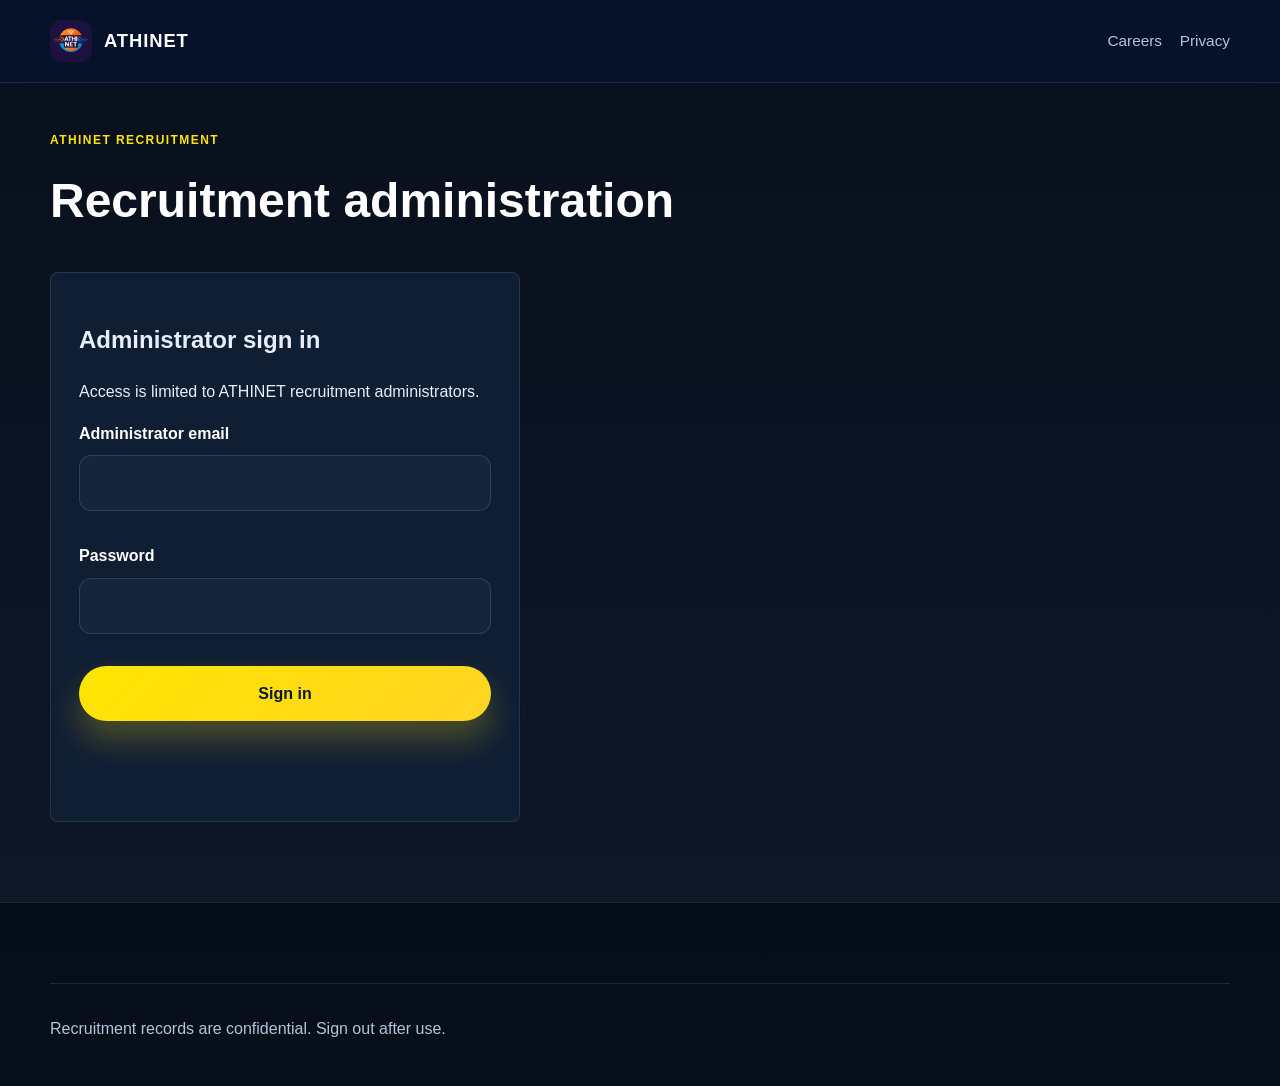
<file: recruitment-admin.html>
<!DOCTYPE html>
<html lang="en">
  <head>
    <meta charset="UTF-8" />
    <meta name="viewport" content="width=device-width, initial-scale=1.0" />
    <meta name="robots" content="noindex, nofollow" />
    <title>Recruitment Administration | ATHINET</title>
    <link rel="stylesheet" href="css/style.css" />
    <link rel="stylesheet" href="css/careers.css" />
    <script src="js/recruitment-config.js"></script>
    <script src="js/recruitment-admin.js" defer></script>
  </head>
  <body class="admin-page">
    <header class="site-header">
      <div class="container nav-wrapper">
        <a class="brand" href="careers.html" aria-label="ATHINET careers"><img src="assets/images/Athinet.logo.jpeg" alt="ATHINET logo" /><span class="brand-wordmark">ATHINET</span></a>
        <nav class="main-nav" aria-label="Administration navigation"><a href="careers.html">Careers</a><a href="privacy.html">Privacy</a></nav>
      </div>
    </header>
    <main class="container">
      <div class="admin-heading"><div><p class="eyebrow">ATHINET recruitment</p><h1>Recruitment administration</h1></div><button class="btn btn-secondary" id="signOut" type="button" hidden>Sign out</button></div>
      <section class="admin-panel admin-login" id="loginPanel" aria-labelledby="loginTitle">
        <h2 id="loginTitle">Administrator sign in</h2>
        <p>Access is limited to ATHINET recruitment administrators.</p>
        <form id="loginForm">
          <div class="form-field"><label for="adminEmail">Administrator email</label><input id="adminEmail" type="email" autocomplete="username" required /></div>
          <div class="form-field"><label for="adminPassword">Password</label><input id="adminPassword" type="password" autocomplete="current-password" required /></div>
          <button class="btn btn-primary" type="submit">Sign in</button>
          <p class="admin-message" id="loginMessage" role="status" aria-live="polite"></p>
        </form>
      </section>

      <section class="admin-workspace" id="adminWorkspace" hidden>
        <section class="admin-panel" aria-labelledby="applicationsTitle">
          <h2 id="applicationsTitle">Applications</h2>
          <div class="admin-tools">
            <label class="visually-hidden" for="applicationSearch">Search applicants and vacancies</label>
            <input id="applicationSearch" type="search" placeholder="Search applicant or vacancy" />
            <button class="btn btn-secondary" id="refreshApplications" type="button">Refresh applications</button>
          </div>
          <p class="admin-message" id="applicationMessage" role="status" aria-live="polite"></p>
          <div class="admin-table-wrap">
            <table class="admin-table"><thead><tr><th>Applicant</th><th>Vacancy</th><th>Received</th><th>Status</th><th>Documents</th><th>Details</th></tr></thead><tbody id="applicationsBody"></tbody></table>
          </div>
        </section>

        <section class="admin-panel" aria-labelledby="jobsTitle" style="margin-top: 1.5rem">
          <h2 id="jobsTitle">Vacancies</h2>
          <div class="admin-tools"><label class="visually-hidden" for="jobPicker">Select vacancy to edit</label><select id="jobPicker"><option value="">Create a vacancy</option></select></div>
          <form class="admin-job-form" id="jobForm">
            <input id="jobId" type="hidden" />
            <div class="form-field"><label for="jobTitle">Job title</label><input id="jobTitle" maxlength="160" required /></div>
            <div class="form-field"><label for="jobSlug">Vacancy slug</label><input id="jobSlug" maxlength="120" pattern="[a-z0-9-]+" required /></div>
            <div class="form-field"><label for="jobDepartment">Department</label><input id="jobDepartment" maxlength="120" /></div>
            <div class="form-field"><label for="jobLocation">Location</label><input id="jobLocation" maxlength="160" /></div>
            <div class="form-field"><label for="jobType">Employment type</label><input id="jobType" maxlength="100" placeholder="e.g. Full-time" /></div>
            <div class="form-field"><label for="jobPositions">Number of positions</label><input id="jobPositions" type="number" min="1" step="1" /></div>
            <div class="form-field form-field-wide"><label for="jobShortDescription">Short description</label><textarea id="jobShortDescription" rows="2" maxlength="500" required></textarea></div>
            <div class="form-field form-field-wide"><label for="jobDescription">Full description</label><textarea id="jobDescription" rows="4" maxlength="5000" required></textarea></div>
            <div class="form-field form-field-wide"><label for="jobResponsibilities">Responsibilities (one per line)</label><textarea id="jobResponsibilities" rows="3"></textarea></div>
            <div class="form-field form-field-wide"><label for="jobQualifications">Qualifications (one per line)</label><textarea id="jobQualifications" rows="3"></textarea></div>
            <div class="form-field"><label for="jobExperience">Required experience</label><input id="jobExperience" maxlength="500" /></div>
            <div class="form-field"><label for="jobSkills">Required skills (one per line)</label><textarea id="jobSkills" rows="3"></textarea></div>
            <div class="form-field"><label for="jobDeadline">Application deadline</label><input id="jobDeadline" type="datetime-local" required /></div>
            <div class="form-field"><label for="jobEmail">Application email</label><input id="jobEmail" type="email" value="athinet72@gmail.com" required /></div>
            <div class="form-field"><label for="jobStatus">Vacancy status</label><select id="jobStatus"><option value="draft">Draft</option><option value="open">Open</option><option value="closed">Closed</option></select></div>
            <div class="admin-job-actions"><button class="btn btn-primary" type="submit">Save vacancy</button><button class="btn btn-secondary" id="newJob" type="button">Clear form</button></div>
          </form>
          <p class="admin-message" id="jobMessage" role="status" aria-live="polite"></p>
        </section>
      </section>
    </main>
    <footer class="site-footer"><div class="container footer-bottom"><p>Recruitment records are confidential. Sign out after use.</p></div></footer>
  </body>
</html>
</file>
<file: css/style.css>
:root {
  --navy: #08172d;
  --purple: #171b3d;
  --yellow: #ffe500;
  --orange: #ff7900;
  --cyan: #00a5e8;
  --white: #ffffff;
  --text: #e7edf9;
  --muted: #b5c2d9;
  --surface: #101e34;
  --surface-alt: #17263d;
  --border: rgba(255, 255, 255, 0.1);
  --shadow: 0 20px 60px rgba(6, 19, 45, 0.35);
  --radius: 18px;
  --container: 1180px;
  --transition: 0.25s ease;
}

* {
  box-sizing: border-box;
}

html {
  scroll-behavior: smooth;
}

body {
  margin: 0;
  font-family: Inter, "Segoe UI", Roboto, Helvetica, Arial, sans-serif;
  background: linear-gradient(180deg, #080f1c 0%, #101a2b 100%);
  color: var(--text);
  line-height: 1.6;
}

a {
  color: inherit;
  text-decoration: none;
}

img {
  max-width: 100%;
  display: block;
}

button,
input,
textarea,
select {
  font: inherit;
}

button {
  cursor: pointer;
}

.container {
  width: min(var(--container), calc(100% - 2rem));
  margin: 0 auto;
}

.site-header {
  position: sticky;
  top: 0;
  z-index: 20;
  background: rgba(6, 19, 45, 0.88);
  backdrop-filter: blur(12px);
  border-bottom: 1px solid var(--border);
}

.nav-wrapper {
  display: flex;
  align-items: center;
  justify-content: space-between;
  min-height: 82px;
  gap: 1.25rem;
}

.brand {
  display: inline-flex;
  align-items: center;
  gap: 12px;
  font-weight: 800;
  font-size: 1.15rem;
  letter-spacing: 0.05em;
}

.brand img {
  width: 42px;
  height: 42px;
  border-radius: 12px;
  object-fit: cover;
  background: rgba(255, 255, 255, 0.05);
}

.brand-wordmark {
  display: inline-block;
  color: var(--white);
}

.main-nav {
  display: flex;
  align-items: center;
  gap: 1.1rem;
}

.main-nav a {
  color: var(--muted);
  font-size: 0.96rem;
  transition: color var(--transition);
}

.main-nav a:hover,
.main-nav a:focus-visible {
  color: var(--white);
}

.nav-toggle {
  display: none;
  width: 48px;
  height: 48px;
  background: transparent;
  border: 1px solid var(--border);
  border-radius: 12px;
  padding: 10px 12px;
}

.nav-toggle span {
  display: block;
  width: 100%;
  height: 2px;
  background: var(--white);
  border-radius: 999px;
  margin: 6px 0;
  transition: transform var(--transition), opacity var(--transition);
}

.btn {
  display: inline-flex;
  align-items: center;
  justify-content: center;
  border: none;
  border-radius: 999px;
  padding: 0.92rem 1.55rem;
  font-weight: 700;
  transition: transform var(--transition), box-shadow var(--transition), filter var(--transition);
  text-align: center;
}

.btn:hover,
.btn:focus-visible {
  transform: translateY(-1px);
  filter: brightness(1.03);
}

.btn-primary {
  background: linear-gradient(135deg, var(--yellow), #ffd423);
  color: var(--navy);
  box-shadow: 0 18px 32px rgba(255, 229, 0, 0.25);
}

.btn-secondary {
  background: rgba(255, 255, 255, 0.05);
  color: var(--white);
  border: 1px solid rgba(255, 255, 255, 0.12);
}

.nav-cta {
  padding: 0.75rem 1.2rem;
}

.main-nav a.btn-primary,
.main-nav a.btn-primary:hover,
.main-nav a.btn-primary:focus-visible {
  color: var(--navy);
}

.hero {
  position: relative;
  padding: 6rem 0 4rem;
  overflow: hidden;
}

.hero::before {
  content: "";
  position: absolute;
  inset: 0;
  background:
    radial-gradient(circle at 20% 10%, rgba(0, 165, 232, 0.26), transparent 30%),
    radial-gradient(circle at 80% 15%, rgba(255, 121, 0, 0.2), transparent 35%);
  pointer-events: none;
}

.hero-grid,
.coverage-grid,
.about-grid,
.contact-grid,
.footer-grid {
  position: relative;
  z-index: 1;
}

.hero-grid {
  display: grid;
  grid-template-columns: minmax(0, 1fr);
  align-items: center;
  gap: 2.5rem;
}

.eyebrow {
  margin: 0 0 0.8rem;
  text-transform: uppercase;
  letter-spacing: 0.12em;
  font-size: 0.75rem;
  font-weight: 700;
  color: var(--yellow);
}

.hero h1,
.section-heading h2,
.coverage-copy h2,
.about-copy h2,
.contact-info h2 {
  margin: 0;
  color: var(--white);
  line-height: 1.1;
}

.hero h1 {
  font-size: clamp(2.5rem, 5vw, 5rem);
  max-width: 620px;
}

.lead {
  margin-top: 1rem;
  max-width: 560px;
  font-size: 1.08rem;
  color: var(--muted);
}

.cta-row {
  display: flex;
  flex-wrap: wrap;
  gap: 1rem;
  margin-top: 2rem;
}

.hero-badges {
  list-style: none;
  padding: 0;
  margin: 2rem 0 0;
  display: flex;
  flex-wrap: wrap;
  gap: 0.85rem;
}

.hero-badges li {
  background: rgba(255, 255, 255, 0.04);
  border: 1px solid var(--border);
  border-radius: 999px;
  padding: 0.7rem 0.95rem;
  color: var(--muted);
  font-size: 0.92rem;
}

section {
  padding: 4.5rem 0;
}

.section-heading {
  margin-bottom: 2rem;
}

.section-heading.center {
  text-align: center;
}

.section-heading h2,
.coverage-copy h2,
.about-copy h2,
.contact-info h2 {
  font-size: clamp(2rem, 3vw, 3rem);
}

.package-grid,
.feature-grid,
.steps-grid,
.footer-grid {
  display: grid;
  gap: 1.5rem;
}

.package-grid {
  grid-template-columns: repeat(3, minmax(0, 1fr));
}

.package-card {
  position: relative;
  background: linear-gradient(180deg, rgba(17, 28, 58, 0.9), rgba(11, 24, 55, 0.9));
  border: 1px solid var(--border);
  border-radius: var(--radius);
  padding: 1.5rem 1.2rem;
  box-shadow: 0 18px 40px rgba(0, 0, 0, 0.18);
  transition: transform var(--transition), border-color var(--transition), box-shadow var(--transition);
}

.package-card:hover,
.package-card:focus-within {
  transform: translateY(-4px);
  border-color: rgba(255, 229, 0, 0.4);
}

.package-card.featured {
  border-color: rgba(255, 229, 0, 0.7);
  box-shadow: 0 30px 50px rgba(255, 229, 0, 0.12);
}

.badge {
  display: inline-flex;
  align-items: center;
  padding: 0.45rem 0.7rem;
  border-radius: 999px;
  background: rgba(255, 229, 0, 0.16);
  border: 1px solid rgba(255, 229, 0, 0.4);
  color: var(--yellow);
  font-size: 0.72rem;
  font-weight: 700;
  margin-bottom: 1rem;
}

.package-top {
  display: flex;
  align-items: baseline;
  justify-content: space-between;
  gap: 0.75rem;
}

.package-card h3 {
  margin: 0;
  font-size: 1.7rem;
  color: var(--white);
}

.speed {
  color: var(--cyan);
  font-weight: 700;
}

.price {
  font-size: clamp(1.8rem, 2vw, 2.2rem);
  font-weight: 800;
  color: var(--yellow);
  margin: 1rem 0 0.75rem;
}

.price span {
  font-size: 0.8rem;
  font-weight: 600;
  color: var(--muted);
}

.package-card p {
  color: var(--muted);
  min-height: 84px;
}

.btn-package {
  width: 100%;
  background: rgba(255, 255, 255, 0.05);
  color: var(--white);
  border: 1px solid rgba(255, 255, 255, 0.12);
  margin-top: 1rem;
}

.package-note {
  margin-top: 1.25rem;
  color: var(--muted);
  font-size: 0.98rem;
}

.package-note.subtle {
  margin-top: 0.6rem;
  font-size: 0.9rem;
}

.features {
  background: rgba(255, 255, 255, 0.02);
}

.feature-grid {
  grid-template-columns: repeat(4, minmax(220px, 1fr));
}

.feature-card {
  background: rgba(255, 255, 255, 0.02);
  border: 1px solid var(--border);
  border-radius: var(--radius);
  padding: 1.6rem;
  transition: border-color var(--transition), transform var(--transition);
}

.feature-card:hover {
  transform: translateY(-4px);
  border-color: rgba(0, 165, 232, 0.46);
}

.feature-icon {
  width: 64px;
  height: 64px;
  display: grid;
  place-items: center;
  border-radius: 18px;
  background: linear-gradient(135deg, rgba(0, 165, 232, 0.15), rgba(255, 121, 0, 0.12));
  font-size: 2rem;
  margin-bottom: 1rem;
}

.feature-card h3 {
  margin: 0 0 0.8rem;
  font-size: 1.2rem;
  color: var(--white);
}

.feature-card p {
  margin: 0;
  color: var(--muted);
}

.coverage {
  background: linear-gradient(180deg, rgba(6, 19, 45, 0.08), rgba(17, 28, 58, 0.5));
}

.coverage-grid {
  display: grid;
  grid-template-columns: 0.9fr 1.1fr;
  align-items: center;
  gap: 2rem;
}

.coverage-copy p {
  color: var(--muted);
  max-width: 550px;
}

.coverage-form,
.contact-form,
.modal form {
  background: rgba(9, 23, 41, 0.8);
  border: 1px solid var(--border);
  border-radius: var(--radius);
  padding: 1.5rem;
  box-shadow: var(--shadow);
}

.form-field {
  display: grid;
  gap: 0.55rem;
  margin-bottom: 1rem;
}

.form-field label {
  font-weight: 600;
  color: var(--white);
}

.form-field input,
.form-field textarea,
.form-field select {
  width: 100%;
  border: 1px solid rgba(255, 255, 255, 0.12);
  border-radius: 12px;
  background: rgba(255, 255, 255, 0.03);
  color: var(--white);
  padding: 0.9rem 0.95rem;
  transition: border-color var(--transition), box-shadow var(--transition);
}

.form-field textarea {
  resize: vertical;
  min-height: 120px;
}

.form-field input:focus,
.form-field textarea:focus,
.form-field select:focus {
  outline: none;
  border-color: rgba(255, 229, 0, 0.8);
  box-shadow: 0 0 0 4px rgba(255, 229, 0, 0.12);
}

.form-status {
  min-height: 24px;
  margin: 1rem 0 0;
  font-size: 0.96rem;
  color: var(--muted);
}

.form-status.error {
  color: #ff8f8f;
}

.form-status.success {
  color: #7ee2b8;
}

.steps-grid {
  grid-template-columns: repeat(3, minmax(0, 1fr));
}

.step-card {
  background: rgba(255, 255, 255, 0.02);
  border: 1px solid var(--border);
  border-radius: var(--radius);
  padding: 1.6rem;
}

.step-number {
  display: inline-flex;
  width: 52px;
  height: 52px;
  align-items: center;
  justify-content: center;
  border-radius: 50%;
  background: linear-gradient(135deg, rgba(255, 229, 0, 0.18), rgba(0, 165, 232, 0.1));
  border: 1px solid rgba(255, 229, 0, 0.28);
  color: var(--yellow);
  font-weight: 800;
  margin-bottom: 1rem;
}

.step-card h3 {
  margin: 0 0 0.7rem;
  color: var(--white);
}

.step-card p {
  margin: 0;
  color: var(--muted);
}

.about-grid {
  display: grid;
  grid-template-columns: 1.1fr 0.9fr;
  gap: 1.5rem;
  align-items: center;
}

.about-copy p {
  color: var(--muted);
}

.about-panel {
  display: grid;
  gap: 1rem;
}

.mini-stat {
  background: linear-gradient(180deg, rgba(17, 28, 58, 0.9), rgba(11, 24, 55, 0.9));
  border: 1px solid var(--border);
  border-radius: var(--radius);
  padding: 1.3rem 1.4rem;
}

.mini-stat strong {
  display: block;
  font-size: 1.2rem;
  color: var(--white);
}

.mini-stat span {
  color: var(--muted);
}

.faq {
  background: rgba(255, 255, 255, 0.02);
}

.faq-list {
  max-width: 920px;
  margin: 0 auto;
  display: grid;
  gap: 1rem;
}

.faq-item {
  border: 1px solid var(--border);
  border-radius: 16px;
  background: rgba(9, 23, 41, 0.68);
  overflow: hidden;
}

.faq-question {
  width: 100%;
  display: flex;
  justify-content: space-between;
  align-items: center;
  gap: 1rem;
  background: transparent;
  border: none;
  color: var(--white);
  font-weight: 700;
  padding: 1.15rem 1.2rem;
  text-align: left;
}

.faq-question span:first-child {
  flex: 1;
}

.faq-icon {
  font-size: 2rem;
  color: var(--yellow);
  line-height: 1;
}

.faq-answer {
  max-height: 0;
  overflow: hidden;
  transition: max-height 0.3s ease;
}

.faq-answer p {
  margin: 0;
  padding: 0 1.2rem 1.2rem;
  color: var(--muted);
}

.faq-item.is-open .faq-answer {
  max-height: 220px;
}

.faq-item.is-open .faq-icon {
  transform: rotate(45deg);
}

.contact-grid {
  display: grid;
  grid-template-columns: 0.9fr 1.1fr;
  gap: 2rem;
  align-items: start;
}

.contact-info p {
  color: var(--muted);
}

.contact-list {
  list-style: none;
  padding: 0;
  margin: 1.5rem 0;
  display: grid;
  gap: 0.8rem;
  color: var(--white);
}

.contact-list a {
  color: var(--cyan);
}

.contact-actions {
  display: flex;
  flex-wrap: wrap;
  gap: 1rem;
}

.site-footer {
  border-top: 1px solid var(--border);
  background: rgba(5, 12, 24, 0.86);
  padding: 3rem 0 1.75rem;
}

.footer-grid {
  grid-template-columns: 1.2fr 0.8fr 0.8fr 0.8fr;
  gap: 1.5rem;
  align-items: start;
}

.footer-brand p,
.site-footer li,
.site-footer a,
.site-footer p {
  color: var(--muted);
}

.site-footer h3 {
  margin-top: 0;
  color: var(--white);
  font-size: 1.05rem;
}

.site-footer ul {
  list-style: none;
  padding: 0;
  margin: 0;
  display: grid;
  gap: 0.55rem;
}

.footer-bottom {
  margin-top: 2rem;
  border-top: 1px solid var(--border);
  padding-top: 1rem;
}

.modal-backdrop {
  position: fixed;
  inset: 0;
  display: flex;
  align-items: center;
  justify-content: center;
  padding: 1rem;
  background: rgba(2, 6, 12, 0.75);
  opacity: 0;
  visibility: hidden;
  pointer-events: none;
  transition: opacity var(--transition), visibility var(--transition);
  z-index: 100;
}

.modal-backdrop.is-open {
  opacity: 1;
  visibility: visible;
  pointer-events: auto;
}

.modal {
  position: relative;
  width: min(100%, 540px);
  background: linear-gradient(180deg, #0c1a35, #0b1028);
  border: 1px solid var(--border);
  border-radius: 24px;
  box-shadow: var(--shadow);
  padding: 1.5rem;
}

.modal h3 {
  margin-top: 0;
  color: var(--white);
}

.modal p {
  color: var(--muted);
}

.modal-close {
  position: absolute;
  right: 1rem;
  top: 1rem;
  width: 36px;
  height: 36px;
  border: 1px solid var(--border);
  border-radius: 50%;
  background: transparent;
  color: var(--white);
  font-size: 1.5rem;
  line-height: 1;
}

.visually-hidden {
  position: absolute;
  width: 1px;
  height: 1px;
  padding: 0;
  margin: -1px;
  overflow: hidden;
  clip: rect(0, 0, 0, 0);
  white-space: nowrap;
  border: 0;
}

.chat-widget {
  position: fixed;
  right: 1.25rem;
  bottom: 1.25rem;
  z-index: 90;
}

.chat-toggle {
  display: flex;
  align-items: center;
  justify-content: center;
  gap: 0.55rem;
  min-height: 52px;
  padding: 0.8rem 1.2rem;
  border: 0;
  border-radius: 999px;
  background: linear-gradient(135deg, var(--yellow), #ffd423);
  color: #101827;
  font-weight: 800;
  box-shadow: 0 12px 32px rgba(0, 0, 0, 0.35);
}

.chat-toggle span:first-child {
  font-size: 1.15rem;
}

.chat-panel {
  position: absolute;
  right: 0;
  bottom: calc(100% + 0.75rem);
  display: flex;
  flex-direction: column;
  width: min(390px, calc(100vw - 2rem));
  height: min(570px, calc(100vh - 7rem));
  height: min(570px, calc(100dvh - 7rem));
  overflow: hidden;
  border: 1px solid rgba(255, 255, 255, 0.16);
  border-radius: 20px;
  background: #101a2b;
  box-shadow: 0 24px 70px rgba(0, 0, 0, 0.5);
  opacity: 0;
  visibility: hidden;
  pointer-events: none;
  transform: translateY(8px);
  transition: opacity var(--transition), transform var(--transition), visibility var(--transition);
}

.chat-panel.is-open {
  opacity: 1;
  visibility: visible;
  pointer-events: auto;
  transform: translateY(0);
}

.chat-header {
  display: flex;
  align-items: center;
  justify-content: space-between;
  gap: 1rem;
  padding: 1rem 1.1rem;
  background: #0a1322;
  border-bottom: 1px solid var(--border);
}

.chat-header h2 {
  margin: 0;
  color: var(--white);
  font-size: 1rem;
}

.chat-header p {
  margin: 0.15rem 0 0;
  color: var(--muted);
  font-size: 0.8rem;
}

.chat-close {
  flex: 0 0 auto;
  width: 36px;
  height: 36px;
  border: 1px solid var(--border);
  border-radius: 50%;
  background: transparent;
  color: var(--white);
  font-size: 1.4rem;
  line-height: 1;
}

.chat-messages {
  display: flex;
  flex: 1;
  flex-direction: column;
  align-items: flex-start;
  gap: 0.75rem;
  overflow-y: auto;
  padding: 1rem;
}

.chat-message {
  max-width: 90%;
  padding: 0.7rem 0.85rem;
  border-radius: 15px;
  background: #1d2b40;
  color: var(--text);
}

.chat-message.user {
  align-self: flex-end;
  background: #ffe500;
  color: #101827;
}

.chat-message p {
  margin: 0;
  white-space: pre-line;
  overflow-wrap: anywhere;
  font-size: 0.92rem;
}

.chat-message a {
  display: inline-block;
  margin-top: 0.5rem;
  color: #76d6ff;
  font-weight: 700;
  text-decoration: underline;
  text-underline-offset: 2px;
}

.chat-message.user a {
  color: #101827;
}

.chat-suggestions {
  display: flex;
  flex-wrap: wrap;
  gap: 0.45rem;
}

.chat-suggestions button {
  padding: 0.45rem 0.7rem;
  border: 1px solid rgba(0, 165, 232, 0.5);
  border-radius: 999px;
  background: transparent;
  color: var(--text);
  font-size: 0.78rem;
}

.chat-privacy {
  margin: 0;
  padding: 0.55rem 1rem;
  border-top: 1px solid var(--border);
  color: var(--muted);
  font-size: 0.72rem;
}

.chat-form {
  display: flex;
  gap: 0.5rem;
  padding: 0.75rem;
  border-top: 1px solid var(--border);
}

.chat-form input {
  min-width: 0;
  flex: 1;
  padding: 0.75rem 0.85rem;
  border: 1px solid var(--border);
  border-radius: 999px;
  outline: none;
  background: #0a1322;
  color: var(--white);
}

.chat-form input:focus-visible,
.chat-toggle:focus-visible,
.chat-close:focus-visible,
.chat-form button:focus-visible,
.chat-suggestions button:focus-visible {
  outline: 2px solid var(--cyan);
  outline-offset: 2px;
}

.chat-form button {
  padding: 0.65rem 0.9rem;
  border: 0;
  border-radius: 999px;
  background: var(--yellow);
  color: #101827;
  font-weight: 800;
}

@media (max-width: 1120px) {
  .package-grid {
    grid-template-columns: repeat(2, minmax(200px, 1fr));
  }

  .feature-grid {
    grid-template-columns: repeat(2, minmax(220px, 1fr));
  }

  .hero-grid,
  .coverage-grid,
  .about-grid,
  .contact-grid,
  .footer-grid {
    grid-template-columns: 1fr;
  }

  .corporate-hero .hero-grid {
    grid-template-columns: 1fr;
  }

  .nav-toggle {
    display: block;
  }

  .main-nav {
    position: absolute;
    top: calc(100% + 0.6rem);
    left: 1rem;
    right: 1rem;
    display: none;
    flex-direction: column;
    align-items: flex-start;
    background: rgba(8, 19, 38, 0.96);
    border: 1px solid var(--border);
    border-radius: 16px;
    padding: 1rem;
    box-shadow: var(--shadow);
  }

  .main-nav.is-open {
    display: flex;
  }

  .main-nav a {
    width: 100%;
  }

  .nav-cta {
    width: 100%;
  }
}

@media (max-width: 640px) {
  .chat-widget {
    right: 0.75rem;
    bottom: 0.75rem;
  }

  .chat-panel {
    width: calc(100vw - 1.5rem);
    height: min(570px, calc(100vh - 6rem));
    height: min(570px, calc(100dvh - 6rem));
  }

  .hero {
    padding-top: 4.5rem;
  }

  .cta-row,
  .contact-actions {
    flex-direction: column;
  }

  .cta-row .btn,
  .contact-actions .btn {
    width: 100%;
  }

  .package-grid,
  .feature-grid,
  .steps-grid {
    grid-template-columns: 1fr;
  }

  .package-card p {
    min-height: auto;
  }
}

@media (prefers-reduced-motion: reduce) {
  html {
    scroll-behavior: auto;
  }

  *, *::before, *::after {
    animation: none !important;
    transition: none !important;
  }
}

.services-hero {
  position: relative;
  overflow: hidden;
  padding: clamp(4rem, 9vw, 7.5rem) 0;
  background:
    radial-gradient(ellipse at 82% 25%, rgba(0, 165, 232, 0.18), transparent 34%),
    radial-gradient(ellipse at 15% 90%, rgba(255, 229, 0, 0.08), transparent 35%);
}

.services-hero-grid,
.services-detail-grid,
.team-grid {
  display: grid;
  grid-template-columns: minmax(0, 1.15fr) minmax(280px, 0.85fr);
  align-items: center;
  gap: clamp(2rem, 6vw, 5rem);
}

.services-hero-copy h1 {
  max-width: 760px;
  margin: 0;
  color: var(--white);
  font-size: clamp(2.6rem, 6vw, 5rem);
  line-height: 1.03;
  letter-spacing: -0.045em;
}

.services-lead {
  max-width: 650px;
  margin: 1.5rem 0 1.75rem;
  color: var(--muted);
  font-size: clamp(1.05rem, 2vw, 1.25rem);
}

.services-hero-note {
  max-width: 590px;
  margin: 1.25rem 0 0;
  color: var(--muted);
  font-size: 0.85rem;
}

.services-hero-panel {
  position: relative;
  min-height: 350px;
  display: flex;
  flex-direction: column;
  align-items: center;
  justify-content: center;
  overflow: hidden;
  padding: 2rem;
  border: 1px solid rgba(255, 255, 255, 0.12);
  border-radius: 30px;
  background: linear-gradient(145deg, rgba(20, 35, 57, 0.9), rgba(11, 18, 30, 0.94));
  box-shadow: var(--shadow);
}

.services-panel-label {
  position: absolute;
  top: 1.5rem;
  left: 1.5rem;
  color: var(--yellow);
  font-size: 0.75rem;
  font-weight: 800;
  letter-spacing: 0.12em;
  text-transform: uppercase;
}

.services-hero-panel > p {
  max-width: 280px;
  margin: 1.4rem 0 0;
  color: var(--muted);
  text-align: center;
}

.services-orbit {
  position: relative;
  width: 220px;
  height: 220px;
  display: grid;
  place-items: center;
  border: 1px solid rgba(0, 165, 232, 0.35);
  border-radius: 50%;
  box-shadow: 0 0 50px rgba(0, 165, 232, 0.12), inset 0 0 45px rgba(0, 165, 232, 0.08);
}

.services-orbit::before,
.services-orbit::after {
  content: "";
  position: absolute;
  border: 1px solid rgba(255, 229, 0, 0.2);
  border-radius: 50%;
}

.services-orbit::before {
  inset: 20px;
}

.services-orbit::after {
  inset: 42px;
  border-color: rgba(0, 165, 232, 0.24);
}

.orbit-core,
.orbit-node {
  position: absolute;
  z-index: 1;
  display: grid;
  place-items: center;
  border-radius: 50%;
  font-weight: 800;
}

.orbit-core {
  width: 82px;
  height: 82px;
  background: var(--yellow);
  color: #101827;
  box-shadow: 0 0 35px rgba(255, 229, 0, 0.22);
}

.orbit-node {
  width: 54px;
  height: 54px;
  border: 1px solid rgba(255, 255, 255, 0.2);
  background: #14243a;
  color: var(--white);
  font-size: 0.75rem;
}

.orbit-node-one {
  top: 3px;
  left: 82px;
}

.orbit-node-two {
  right: 4px;
  bottom: 28px;
}

.orbit-node-three {
  bottom: 28px;
  left: 4px;
}

.services-section {
  padding: clamp(4rem, 8vw, 6.5rem) 0;
  scroll-margin-top: 6rem;
}

.services-section-alt {
  background: rgba(4, 11, 20, 0.45);
  border-top: 1px solid rgba(255, 255, 255, 0.04);
  border-bottom: 1px solid rgba(255, 255, 255, 0.04);
}

.section-intro {
  max-width: 720px;
  margin: 1rem 0 0;
  color: var(--muted);
}

.services-card-grid {
  display: grid;
  grid-template-columns: repeat(2, minmax(0, 1fr));
  gap: 1.25rem;
  margin-top: 2.25rem;
}

.services-card-grid-two {
  grid-template-columns: repeat(2, minmax(0, 1fr));
  max-width: 920px;
}

.service-card {
  position: relative;
  display: flex;
  flex-direction: column;
  align-items: flex-start;
  min-height: 100%;
  padding: clamp(1.35rem, 3vw, 2rem);
  border: 1px solid rgba(255, 255, 255, 0.1);
  border-radius: 22px;
  background: linear-gradient(155deg, rgba(19, 32, 51, 0.9), rgba(11, 18, 30, 0.94));
  box-shadow: 0 16px 45px rgba(0, 0, 0, 0.15);
  transition: transform var(--transition), border-color var(--transition), box-shadow var(--transition);
}

.service-card:hover {
  transform: translateY(-4px);
  border-color: rgba(0, 165, 232, 0.45);
  box-shadow: 0 20px 50px rgba(0, 0, 0, 0.25);
}

.service-card-featured {
  border-color: rgba(255, 229, 0, 0.32);
}

.service-icon {
  display: grid;
  width: 52px;
  height: 52px;
  place-items: center;
  border: 1px solid rgba(0, 165, 232, 0.28);
  border-radius: 16px;
  background: rgba(0, 165, 232, 0.1);
  color: var(--cyan);
}

.service-icon svg {
  width: 26px;
  height: 26px;
  fill: none;
  stroke: currentColor;
  stroke-linecap: round;
  stroke-linejoin: round;
  stroke-width: 1.6;
}

.service-label {
  margin: 1.15rem 0 0.35rem;
  color: var(--yellow);
  font-size: 0.7rem;
  font-weight: 800;
  letter-spacing: 0.11em;
  text-transform: uppercase;
}

.service-card h3,
.project-content h3,
.service-feature-list h3,
.team-skills h3,
.why-grid h3 {
  margin: 0.2rem 0 0.65rem;
  color: var(--white);
  font-size: 1.25rem;
}

.service-card > p:not(.service-label),
.project-content > p:not(.service-label) {
  margin: 0.4rem 0 1rem;
  color: var(--muted);
}

.service-card .btn {
  margin-top: auto;
}

.service-card-actions {
  display: grid;
  width: 100%;
  gap: 0.75rem;
  margin-top: auto;
}

.service-card-actions .service-link {
  margin-top: 0;
}

.service-card-actions .btn {
  width: 100%;
  margin-top: 0;
}

.service-link {
  display: inline-flex;
  align-items: center;
  gap: 0.45rem;
  margin-top: auto;
  padding: 0.25rem 0;
  border: 0;
  background: none;
  color: var(--cyan);
  font-weight: 800;
  text-align: left;
  text-decoration: underline;
  text-decoration-color: transparent;
  text-underline-offset: 4px;
}

.service-link:hover,
.service-link:focus-visible {
  text-decoration-color: currentColor;
}

.service-list {
  display: grid;
  gap: 0.65rem;
  padding: 0;
  margin: 0 0 1.5rem;
  list-style: none;
  color: var(--muted);
}

.service-list li {
  position: relative;
  padding-left: 1.35rem;
}

.service-list li::before {
  content: "";
  position: absolute;
  top: 0.66em;
  left: 0;
  width: 7px;
  height: 7px;
  border-radius: 50%;
  background: var(--cyan);
  box-shadow: 0 0 10px rgba(0, 165, 232, 0.5);
}

.technology-strip {
  margin-top: 2.25rem;
  padding: 1.5rem;
  border: 1px solid rgba(255, 255, 255, 0.09);
  border-radius: 18px;
  background: rgba(4, 11, 20, 0.4);
}

.technology-strip h3 {
  margin: 0 0 1rem;
  color: var(--white);
  font-size: 1rem;
}

.technology-tags,
.project-tags {
  display: flex;
  flex-wrap: wrap;
  gap: 0.5rem;
  padding: 0;
  margin: 0;
  list-style: none;
}

.technology-tags li,
.project-tags li {
  padding: 0.38rem 0.7rem;
  border: 1px solid rgba(255, 255, 255, 0.1);
  border-radius: 999px;
  background: rgba(255, 255, 255, 0.04);
  color: var(--muted);
  font-size: 0.78rem;
}

.services-detail-copy h2,
.team-copy h2,
.quote-section h2,
.contact-section h2 {
  margin: 0;
  color: var(--white);
  font-size: clamp(2rem, 4vw, 3.2rem);
  line-height: 1.1;
  letter-spacing: -0.025em;
}

.services-detail-copy > p:not(.eyebrow),
.team-copy > p:not(.eyebrow),
.quote-section-inner > div > p:not(.eyebrow),
.contact-section .container > div > p:not(.eyebrow) {
  margin: 1rem 0 1.5rem;
  color: var(--muted);
}

.service-feature-list {
  padding: clamp(1.5rem, 4vw, 2.5rem);
  border: 1px solid rgba(0, 165, 232, 0.24);
  border-radius: 22px;
  background: linear-gradient(145deg, rgba(11, 26, 43, 0.9), rgba(13, 19, 31, 0.9));
}

.service-feature-list h3 {
  margin-bottom: 1.2rem;
}

.technology-note {
  margin: 1rem 0 0;
  color: var(--muted);
}

.technology-note strong {
  color: var(--white);
}

.team-section {
  background:
    radial-gradient(ellipse at 100% 0%, rgba(0, 165, 232, 0.12), transparent 40%),
    rgba(5, 12, 24, 0.45);
}

.team-headline {
  padding-left: 1rem;
  border-left: 3px solid var(--yellow);
  color: var(--white) !important;
  font-weight: 700;
}

.team-copy strong {
  color: var(--white);
}

.team-skills {
  display: grid;
  gap: 0.8rem;
}

.team-skills > div {
  padding: 1rem 1.2rem;
  border: 1px solid rgba(255, 255, 255, 0.09);
  border-radius: 15px;
  background: rgba(11, 20, 33, 0.75);
}

.team-skills h3 {
  margin: 0 0 0.3rem;
  color: var(--yellow);
  font-size: 0.95rem;
}

.team-skills p {
  margin: 0;
  color: var(--muted);
  font-size: 0.9rem;
}

.project-grid {
  display: grid;
  grid-template-columns: repeat(3, minmax(0, 1fr));
  gap: 1rem;
  margin-top: 2.25rem;
}

.project-card {
  overflow: hidden;
  border: 1px solid rgba(255, 255, 255, 0.1);
  border-radius: 20px;
  background: #101a2b;
  transition: transform var(--transition), border-color var(--transition);
}

.project-card:hover {
  transform: translateY(-4px);
  border-color: rgba(0, 165, 232, 0.45);
}

.project-art {
  position: relative;
  display: flex;
  align-items: flex-end;
  min-height: 150px;
  overflow: hidden;
  padding: 1.25rem;
  background:
    radial-gradient(circle at 75% 25%, rgba(0, 165, 232, 0.34), transparent 35%),
    linear-gradient(135deg, #182945, #0d1421);
}

.project-art::before,
.project-art::after,
.project-art i {
  content: "";
  position: absolute;
  display: block;
  border: 1px solid rgba(255, 255, 255, 0.14);
  transform: rotate(-25deg);
}

.project-art::before {
  width: 180px;
  height: 80px;
  top: 10px;
  right: -25px;
  border-radius: 18px;
}

.project-art::after {
  width: 140px;
  height: 55px;
  top: 40px;
  right: 10px;
  border-radius: 14px;
}

.project-art i {
  width: 90px;
  height: 40px;
  top: 63px;
  right: 54px;
  border-color: rgba(255, 229, 0, 0.45);
  border-radius: 10px;
}

.project-art span {
  position: relative;
  z-index: 1;
  color: var(--white);
  font-size: 1.1rem;
  font-weight: 900;
  letter-spacing: 0.12em;
}

.project-art-motor {
  background: radial-gradient(circle at 75% 25%, rgba(255, 121, 0, 0.25), transparent 35%), linear-gradient(135deg, #352317, #101722);
}

.project-art-school {
  background: radial-gradient(circle at 75% 25%, rgba(146, 115, 255, 0.28), transparent 35%), linear-gradient(135deg, #252241, #101722);
}

.project-art-athinet {
  background: radial-gradient(circle at 75% 25%, rgba(255, 229, 0, 0.2), transparent 35%), linear-gradient(135deg, #2c311c, #101722);
}

.project-art-auto {
  background: radial-gradient(circle at 75% 25%, rgba(0, 165, 232, 0.26), transparent 35%), linear-gradient(135deg, #1a3039, #101722);
}

.project-content {
  padding: 1.25rem;
}

.project-content .service-label {
  margin-top: 0;
}

.project-content h3 {
  margin-bottom: 0.4rem;
}

.project-content > p:not(.service-label) {
  font-size: 0.9rem;
}

.project-tags {
  gap: 0.35rem;
}

.project-tags li {
  padding: 0.28rem 0.55rem;
  font-size: 0.7rem;
}

.why-athinet {
  background: linear-gradient(180deg, rgba(0, 165, 232, 0.06), transparent);
}

.why-grid {
  display: grid;
  grid-template-columns: repeat(3, minmax(0, 1fr));
  gap: 1.25rem;
  margin-top: 2rem;
}

.why-grid article {
  padding: 1.5rem;
  border-top: 2px solid rgba(255, 229, 0, 0.6);
  background: rgba(11, 20, 33, 0.58);
}

.why-grid article > span {
  display: inline-block;
  margin-bottom: 1.15rem;
  color: var(--cyan);
  font-size: 0.8rem;
  font-weight: 900;
  letter-spacing: 0.12em;
}

.why-grid h3 {
  font-size: 1.1rem;
}

.why-grid p {
  margin: 0;
  color: var(--muted);
  font-size: 0.9rem;
}

.quote-section {
  background:
    radial-gradient(ellipse at 0% 50%, rgba(0, 165, 232, 0.12), transparent 45%),
    #101a2b;
}

.quote-section-inner {
  display: flex;
  align-items: center;
  justify-content: space-between;
  gap: 2rem;
}

.quote-section-inner > div {
  max-width: 690px;
}

.quote-section .btn {
  flex: 0 0 auto;
}

.contact-section {
  padding-bottom: 4rem;
}

.services-contact-actions {
  display: flex;
  flex-wrap: wrap;
  align-items: center;
  gap: 1rem;
}

.services-contact-actions > a:last-child {
  flex-basis: 100%;
  color: var(--cyan);
  text-decoration: underline;
  text-underline-offset: 3px;
}

.services-footer {
  display: grid;
  grid-template-columns: auto 1fr;
  align-items: center;
  gap: 1rem 2rem;
}

.services-footer > p {
  margin: 0;
  color: var(--muted);
  font-size: 0.88rem;
}

.services-footer nav {
  display: flex;
  flex-wrap: wrap;
  gap: 1rem;
}

.services-footer nav a {
  color: var(--muted);
  font-size: 0.88rem;
}

.services-footer nav a:hover,
.services-footer nav a:focus-visible {
  color: var(--white);
}

.services-footer .footer-copyright {
  justify-self: end;
}

.services-dialog {
  width: min(680px, calc(100% - 2rem));
  max-height: min(90vh, 900px);
  max-height: min(90dvh, 900px);
  overflow: auto;
  padding: clamp(1.15rem, 4vw, 2rem);
  border: 1px solid rgba(255, 255, 255, 0.16);
  border-radius: 22px;
  background: linear-gradient(180deg, #111e32, #0b1220);
  color: var(--text);
  box-shadow: 0 25px 80px rgba(0, 0, 0, 0.55);
}

.services-dialog::backdrop {
  background: rgba(2, 6, 12, 0.8);
  backdrop-filter: blur(5px);
}

.services-dialog-header {
  display: flex;
  align-items: flex-start;
  justify-content: space-between;
  gap: 1rem;
}

.services-dialog-header .eyebrow {
  margin-bottom: 0.35rem;
}

.services-dialog-header h2 {
  margin: 0;
  color: var(--white);
  font-size: clamp(1.45rem, 4vw, 2rem);
}

.services-dialog-close {
  flex: 0 0 auto;
  width: 38px;
  height: 38px;
  border: 1px solid var(--border);
  border-radius: 50%;
  background: transparent;
  color: var(--white);
  font-size: 1.5rem;
  line-height: 1;
}

.quote-intro {
  margin: 0.8rem 0 1rem;
  color: var(--muted);
  font-size: 0.88rem;
}

.consent-control {
  display: flex;
  align-items: flex-start;
  gap: 0.7rem;
  padding: 0.9rem;
  margin-bottom: 1rem;
  border: 1px solid rgba(0, 165, 232, 0.25);
  border-radius: 12px;
  background: rgba(0, 165, 232, 0.06);
  color: var(--text);
  font-size: 0.84rem;
}

.consent-control input {
  flex: 0 0 auto;
  width: 18px;
  height: 18px;
  margin-top: 0.15rem;
  accent-color: var(--cyan);
}

#quoteFields {
  min-width: 0;
  padding: 0;
  margin: 0;
  border: 0;
}

#quoteFields:disabled {
  opacity: 0.58;
}

.quote-form-grid {
  display: grid;
  grid-template-columns: repeat(2, minmax(0, 1fr));
  gap: 0.9rem;
}

.quote-form-grid .form-field {
  min-width: 0;
}

.quote-form-grid .form-field label {
  display: block;
  margin-bottom: 0.35rem;
  color: var(--white);
  font-size: 0.84rem;
  font-weight: 700;
}

.quote-form-grid input,
.quote-form-grid select,
.quote-form-grid textarea {
  width: 100%;
  min-width: 0;
  padding: 0.75rem 0.85rem;
  border: 1px solid rgba(255, 255, 255, 0.16);
  border-radius: 10px;
  outline: none;
  background: #091321;
  color: var(--white);
}

.quote-form-grid textarea {
  resize: vertical;
}

.quote-form-grid input:focus-visible,
.quote-form-grid select:focus-visible,
.quote-form-grid textarea:focus-visible,
.consent-control input:focus-visible,
.services-dialog-close:focus-visible {
  outline: 2px solid var(--cyan);
  outline-offset: 2px;
}

.quote-field-full {
  grid-column: 1 / -1;
}

.optional-label {
  color: var(--muted);
  font-size: 0.76rem;
  font-weight: 400;
}

.quote-submit {
  width: 100%;
  margin-top: 1rem;
}

.services-dialog .form-status {
  margin: 0.7rem 0 0;
}

section[id],
#internet-enquiries {
  scroll-margin-top: 6rem;
}

.corporate-hero {
  padding: clamp(4rem, 8vw, 7rem) 0;
  background:
    radial-gradient(ellipse at 82% 25%, rgba(0, 165, 232, 0.18), transparent 34%),
    radial-gradient(ellipse at 10% 100%, rgba(255, 229, 0, 0.07), transparent 40%);
}

.corporate-hero .hero-grid {
  grid-template-columns: minmax(0, 1.12fr) minmax(280px, 0.88fr);
  gap: clamp(2rem, 6vw, 5rem);
}

.corporate-hero .hero-copy {
  min-width: 0;
}

.corporate-hero .hero h1 {
  max-width: 760px;
  letter-spacing: -0.045em;
}

.corporate-hero .lead {
  max-width: 660px;
}

.corporate-hero-actions {
  align-items: center;
}

.hero-text-link,
.text-link {
  color: var(--cyan);
  font-weight: 750;
  text-underline-offset: 4px;
  text-decoration-color: transparent;
  transition: color var(--transition), text-decoration-color var(--transition);
}

.hero-text-link:hover,
.hero-text-link:focus-visible,
.text-link:hover,
.text-link:focus-visible {
  color: var(--white);
  text-decoration: underline;
  text-decoration-color: currentColor;
}

.corporate-hero-visual {
  min-height: 390px;
  display: grid;
  align-content: center;
  justify-items: center;
  gap: 1.5rem;
  padding: 2rem;
  border: 1px solid var(--border);
  border-radius: 30px;
  background:
    radial-gradient(circle at center, rgba(0, 165, 232, 0.12), transparent 58%),
    linear-gradient(145deg, rgba(17, 31, 51, 0.94), rgba(9, 17, 30, 0.96));
  box-shadow: var(--shadow);
}

.corporate-hero-visual > p {
  margin: 0;
  color: var(--muted);
  text-align: center;
}

.hero-visual-orbit {
  position: relative;
  width: min(100%, 300px);
  aspect-ratio: 1;
  display: grid;
  place-items: center;
}

.orbit-ring {
  position: absolute;
  border: 1px solid rgba(0, 165, 232, 0.28);
  border-radius: 50%;
}

.orbit-ring-outer {
  inset: 3%;
  box-shadow: 0 0 55px rgba(0, 165, 232, 0.09);
}

.orbit-ring-inner {
  inset: 19%;
  border-color: rgba(255, 229, 0, 0.2);
}

.orbit-center,
.orbit-point {
  position: absolute;
  z-index: 1;
  display: grid;
  place-items: center;
  border: 1px solid rgba(255, 255, 255, 0.16);
  border-radius: 50%;
  background: #101e34;
  color: var(--white);
  font-size: 0.72rem;
  font-weight: 800;
  letter-spacing: 0.04em;
}

.orbit-center {
  width: 104px;
  height: 104px;
  border-color: rgba(255, 229, 0, 0.5);
  background: var(--yellow);
  color: var(--navy);
  font-size: 0.88rem;
  box-shadow: 0 0 42px rgba(255, 229, 0, 0.16);
}

.orbit-point {
  width: 64px;
  height: 64px;
  box-shadow: 0 8px 26px rgba(0, 0, 0, 0.25);
}

.orbit-point-top { top: 0; left: calc(50% - 32px); }
.orbit-point-right { right: 0; top: calc(50% - 32px); }
.orbit-point-bottom { bottom: 0; left: calc(50% - 32px); }
.orbit-point-left { left: 0; top: calc(50% - 32px); }

.corporate-section {
  padding: clamp(4rem, 7vw, 6rem) 0;
}

.corporate-section h2 {
  margin: 0;
  color: var(--white);
  font-size: clamp(2rem, 4vw, 3.2rem);
  line-height: 1.1;
  letter-spacing: -0.025em;
}

.corporate-section .section-heading {
  max-width: 790px;
}

.corporate-section .section-intro {
  max-width: 720px;
  color: var(--muted);
}

.corporate-about-panel {
  padding: clamp(1.25rem, 3vw, 2rem);
  border: 1px solid var(--border);
  border-radius: 24px;
  background:
    radial-gradient(ellipse at 100% 0%, rgba(0, 165, 232, 0.12), transparent 45%),
    rgba(13, 25, 43, 0.72);
}

.corporate-about-panel .mini-stat {
  background: rgba(255, 255, 255, 0.025);
}

.solutions-section,
.capabilities-section {
  background: rgba(255, 255, 255, 0.025);
  border-top: 1px solid rgba(255, 255, 255, 0.045);
  border-bottom: 1px solid rgba(255, 255, 255, 0.045);
}

.solution-grid {
  display: grid;
  grid-template-columns: repeat(3, minmax(0, 1fr));
  gap: 1.15rem;
  margin-top: 2rem;
}

.solution-card {
  min-width: 0;
  display: flex;
  flex-direction: column;
  align-items: flex-start;
  padding: 1.5rem;
  border: 1px solid var(--border);
  border-radius: 20px;
  background: linear-gradient(155deg, rgba(19, 32, 51, 0.86), rgba(11, 18, 30, 0.92));
  transition: transform var(--transition), border-color var(--transition), box-shadow var(--transition);
}

.solution-card:hover,
.solution-card:focus-within {
  transform: translateY(-4px);
  border-color: rgba(0, 165, 232, 0.48);
  box-shadow: 0 18px 44px rgba(0, 0, 0, 0.22);
}

.solution-icon {
  width: 52px;
  height: 52px;
  display: grid;
  place-items: center;
  border: 1px solid rgba(0, 165, 232, 0.28);
  border-radius: 16px;
  background: rgba(0, 165, 232, 0.1);
  color: var(--cyan);
}

.solution-icon svg {
  width: 26px;
  height: 26px;
  fill: none;
  stroke: currentColor;
  stroke-linecap: round;
  stroke-linejoin: round;
  stroke-width: 1.6;
}

.solution-card h3 {
  margin: 1rem 0 0.35rem;
  color: var(--white);
  font-size: 1.15rem;
}

.solution-card p {
  margin: 0 0 1.2rem;
  color: var(--muted);
}

.solution-card .text-link {
  margin-top: auto;
}

.packages .section-intro {
  margin: 0.8rem 0 0;
}

.professional-services-section {
  background:
    radial-gradient(ellipse at 100% 50%, rgba(0, 165, 232, 0.1), transparent 42%),
    transparent;
}

.professional-services-layout,
.capabilities-layout {
  display: grid;
  grid-template-columns: minmax(0, 1fr) minmax(300px, 0.9fr);
  align-items: center;
  gap: clamp(2rem, 6vw, 5rem);
}

.professional-services-copy .section-intro {
  margin: 1rem 0 1.5rem;
}

.professional-service-list {
  display: grid;
  grid-template-columns: repeat(2, minmax(0, 1fr));
  gap: 0.75rem;
  padding: 0;
  margin: 0;
  list-style: none;
}

.professional-service-list li {
  position: relative;
  padding: 1rem 1rem 1rem 2.2rem;
  border: 1px solid var(--border);
  border-radius: 14px;
  background: rgba(255, 255, 255, 0.025);
  color: var(--text);
}

.professional-service-list li::before {
  content: "";
  position: absolute;
  top: 1.47rem;
  left: 1rem;
  width: 7px;
  height: 7px;
  border-radius: 50%;
  background: var(--cyan);
  box-shadow: 0 0 12px rgba(0, 165, 232, 0.5);
}

.products-section {
  padding-top: 0;
}

.product-feature {
  display: flex;
  align-items: center;
  justify-content: space-between;
  gap: 2rem;
  padding: clamp(1.5rem, 5vw, 3.5rem);
  border: 1px solid rgba(0, 165, 232, 0.25);
  border-radius: 26px;
  background:
    radial-gradient(ellipse at 100% 0%, rgba(255, 229, 0, 0.1), transparent 40%),
    linear-gradient(135deg, rgba(15, 32, 52, 0.95), rgba(10, 17, 30, 0.96));
}

.product-feature > div {
  max-width: 720px;
}

.product-feature p:not(.eyebrow) {
  margin: 1rem 0 0;
  color: var(--muted);
}

.product-feature .btn {
  flex: 0 0 auto;
}

.why-athinet-section {
  background: linear-gradient(180deg, rgba(0, 165, 232, 0.045), transparent);
}

.corporate-feature-grid {
  grid-template-columns: repeat(3, minmax(0, 1fr));
}

.corporate-feature-grid .feature-card {
  background: rgba(11, 20, 33, 0.58);
}

.feature-index {
  display: inline-block;
  margin-bottom: 1rem;
  color: var(--cyan);
  font-size: 0.8rem;
  font-weight: 900;
  letter-spacing: 0.12em;
}

.capabilities-layout {
  align-items: start;
}

.capabilities-layout .section-intro {
  margin-top: 1rem;
}

.capability-groups {
  display: grid;
  gap: 1rem;
}

.capability-group {
  padding: 1.15rem;
  border: 1px solid var(--border);
  border-radius: 16px;
  background: rgba(9, 20, 35, 0.65);
}

.capability-group h3 {
  margin: 0 0 0.8rem;
  color: var(--white);
  font-size: 0.95rem;
}

.contact-pathway-grid {
  display: grid;
  grid-template-columns: repeat(2, minmax(0, 1fr));
  gap: 0.75rem;
  margin: 1.5rem 0;
}

.contact-pathway {
  display: grid;
  gap: 0.25rem;
  min-height: 100px;
  padding: 1rem;
  border: 1px solid var(--border);
  border-radius: 15px;
  background: rgba(255, 255, 255, 0.025);
  transition: border-color var(--transition), background var(--transition);
}

.contact-pathway:hover,
.contact-pathway:focus-visible {
  border-color: rgba(0, 165, 232, 0.45);
  background: rgba(0, 165, 232, 0.06);
}

.contact-pathway strong {
  color: var(--white);
}

.contact-pathway span,
.form-intro {
  color: var(--muted);
  font-size: 0.87rem;
}

#internet-enquiries h3 {
  margin: 0;
  color: var(--white);
}

#internet-enquiries .eyebrow {
  margin-bottom: 0.35rem;
}

#internet-enquiries .form-intro {
  margin: 0.4rem 0 1.25rem;
}

.faq-answer a {
  color: var(--cyan);
  text-decoration: underline;
  text-underline-offset: 3px;
}

@media (max-width: 1120px) {
  .solution-grid,
  .corporate-feature-grid {
    grid-template-columns: repeat(2, minmax(0, 1fr));
  }

  .corporate-hero .corporate-hero-actions .btn {
    padding-inline: 1.1rem;
  }
}

@media (max-width: 900px) {
  .corporate-hero .hero-grid,
  .professional-services-layout,
  .capabilities-layout {
    grid-template-columns: 1fr;
  }

  .corporate-hero-visual {
    min-height: 330px;
  }
}

@media (max-width: 640px) {
  .solution-grid,
  .corporate-feature-grid,
  .professional-service-list,
  .contact-pathway-grid {
    grid-template-columns: 1fr;
  }

  .corporate-hero-actions .hero-text-link {
    width: 100%;
    text-align: center;
  }

  .corporate-hero-visual {
    min-height: 290px;
    padding: 1.25rem;
  }

  .hero-visual-orbit {
    width: min(100%, 240px);
  }

  .product-feature {
    align-items: stretch;
    flex-direction: column;
  }

  .product-feature .btn {
    width: 100%;
  }
}

@media (max-width: 900px) {
  .services-hero-grid,
  .services-detail-grid,
  .team-grid {
    grid-template-columns: 1fr;
  }

  .services-hero-panel {
    min-height: 310px;
  }

  .project-grid {
    grid-template-columns: repeat(2, minmax(0, 1fr));
  }
}

@media (max-width: 640px) {
  .services-hero {
    padding-top: 3.5rem;
  }

  .services-hero-panel {
    min-height: 285px;
  }

  .services-card-grid,
  .services-card-grid-two,
  .project-grid,
  .why-grid,
  .quote-form-grid {
    grid-template-columns: 1fr;
  }

  .quote-section-inner {
    align-items: stretch;
    flex-direction: column;
  }

  .quote-section-inner .btn {
    width: 100%;
  }

  .services-contact-actions {
    align-items: stretch;
    flex-direction: column;
  }

  .services-contact-actions .btn {
    width: 100%;
  }

  .services-footer {
    grid-template-columns: 1fr;
  }

  .services-footer .footer-copyright {
    justify-self: start;
  }

  .quote-field-full {
    grid-column: auto;
  }
}
</file>
<file: css/careers.css>
.careers-page {
  --career-orange: #ff7900;
  --career-ink: #08172d;
}

.careers-page .main-nav a[aria-current="page"] {
  color: var(--white);
}

.careers-page .btn-primary {
  background: var(--career-orange);
  color: var(--career-ink);
  box-shadow: none;
}

.careers-hero {
  position: relative;
  min-height: 430px;
  display: flex;
  align-items: center;
  overflow: hidden;
  padding: 5rem 0;
  background: linear-gradient(112deg, #08172d 0%, #10213b 64%, #1c2838 100%);
  border-bottom: 4px solid var(--career-orange);
}

.careers-hero::before {
  content: "";
  position: absolute;
  inset: 0 42% 0 0;
  background: repeating-linear-gradient(135deg, transparent 0 29px, rgba(255, 255, 255, 0.035) 30px 31px);
  mask-image: linear-gradient(90deg, #000, transparent);
}

.careers-hero-inner {
  position: relative;
  z-index: 1;
}

.careers-hero h1 {
  max-width: 760px;
  margin: 0;
  color: var(--white);
  font-size: clamp(2.8rem, 7vw, 5.4rem);
  line-height: 1.02;
}

.careers-lead {
  max-width: 590px;
  margin: 1.25rem 0 1.8rem;
  color: #d3dbea;
  font-size: 1.13rem;
}

.careers-hero .eyebrow,
.careers-page .eyebrow {
  color: #ff9a38;
}

.careers-hero-mark {
  position: absolute;
  right: max(5vw, calc((100vw - 1180px) / 2));
  top: 50%;
  display: grid;
  color: rgba(255, 255, 255, 0.09);
  font-size: clamp(4rem, 12vw, 10rem);
  font-weight: 900;
  line-height: 0.74;
  transform: translateY(-50%) rotate(-9deg);
  user-select: none;
}

.careers-intro,
.careers-values,
.recruitment-info {
  padding: 4rem 0;
}

.careers-intro-grid,
.careers-values-grid,
.recruitment-info-grid {
  display: grid;
  grid-template-columns: minmax(0, 0.85fr) minmax(0, 1.15fr);
  gap: clamp(2rem, 6vw, 5rem);
  align-items: start;
}

.careers-page h2 {
  margin: 0;
  color: var(--white);
  font-size: clamp(1.9rem, 4vw, 3rem);
  line-height: 1.12;
}

.careers-intro-grid > p,
.recruitment-info-grid > div:last-child,
.careers-values p {
  margin: 0;
  color: var(--muted);
  font-size: 1.02rem;
}

.careers-values {
  background: #0c192b;
  border-top: 1px solid var(--border);
  border-bottom: 1px solid var(--border);
}

.value-list {
  display: grid;
  gap: 1.5rem;
  padding: 0;
  margin: 0;
  list-style: none;
}

.value-list li {
  display: grid;
  grid-template-columns: 2.8rem 1fr;
  gap: 1rem;
  padding-bottom: 1.4rem;
  border-bottom: 1px solid var(--border);
}

.value-list li:last-child {
  padding-bottom: 0;
  border-bottom: 0;
}

.value-list li > span {
  color: var(--career-orange);
  font-size: 0.88rem;
  font-weight: 800;
}

.value-list h3 {
  margin: 0 0 0.35rem;
  color: var(--white);
  font-size: 1.12rem;
}

.vacancies-section {
  padding: 4.5rem 0;
}

.careers-section-heading {
  display: flex;
  align-items: end;
  justify-content: space-between;
  gap: 1.5rem;
  margin-bottom: 2rem;
}

.careers-section-heading > p {
  max-width: 330px;
  margin: 0 0 0.2rem;
  color: var(--muted);
}

.vacancy-list {
  display: grid;
  gap: 1rem;
}

.vacancy-card {
  display: grid;
  grid-template-columns: minmax(0, 1fr) auto;
  gap: 1rem 2rem;
  padding: 1.5rem;
  border: 1px solid var(--border);
  border-left: 4px solid var(--career-orange);
  border-radius: 8px;
  background: linear-gradient(105deg, rgba(18, 33, 54, 0.98), rgba(13, 25, 43, 0.9));
}

.vacancy-card h3 {
  margin: 0.45rem 0 0.4rem;
  color: var(--white);
  font-size: 1.38rem;
}

.vacancy-card p {
  max-width: 660px;
  margin: 0;
  color: var(--muted);
}

.vacancy-meta {
  display: flex;
  flex-wrap: wrap;
  gap: 0.5rem 1rem;
  color: #d4dfef;
  font-size: 0.88rem;
}

.vacancy-meta span::before {
  content: "";
  display: inline-block;
  width: 6px;
  height: 6px;
  margin: 0 0.45rem 1px 0;
  border-radius: 50%;
  background: var(--career-orange);
}

.vacancy-card-actions {
  display: flex;
  align-items: center;
  justify-content: end;
  gap: 0.65rem;
}

.vacancy-card-actions .btn {
  min-height: 44px;
  padding: 0.7rem 1rem;
  font-size: 0.88rem;
}

.btn-career-outline {
  border: 1px solid rgba(255, 255, 255, 0.25);
  background: transparent;
  color: var(--white);
}

.vacancy-status {
  display: inline-flex;
  align-items: center;
  gap: 0.45rem;
  color: #b7f5d0;
  font-size: 0.79rem;
  font-weight: 800;
  text-transform: uppercase;
}

.vacancy-status::before {
  width: 7px;
  height: 7px;
  border-radius: 50%;
  background: #50d890;
  content: "";
}

.vacancy-status.is-closed {
  color: #ffc0ad;
}

.vacancy-status.is-closed::before {
  background: #ff7757;
}

.vacancy-deadline {
  margin-top: 0.9rem !important;
  color: #fff !important;
  font-size: 0.88rem;
}

.vacancy-empty {
  padding: 1.5rem;
  border: 1px dashed rgba(255, 255, 255, 0.22);
  color: var(--muted);
}

.application-section {
  padding: 4.5rem 0;
  background: #0c192b;
  border-block: 1px solid var(--border);
}

.application-layout {
  display: grid;
  grid-template-columns: minmax(240px, 0.7fr) minmax(0, 1.3fr);
  gap: clamp(2rem, 6vw, 5rem);
  align-items: start;
}

.application-intro > p:not(.eyebrow) {
  color: var(--muted);
}

.application-note {
  margin-top: 1.5rem;
  padding: 1.1rem;
  border: 1px solid rgba(255, 121, 0, 0.5);
  border-radius: 6px;
  background: rgba(255, 121, 0, 0.08);
  color: var(--white);
}

.application-note p {
  margin: 0.45rem 0 0;
  color: var(--muted);
  font-size: 0.9rem;
}

.careers-page .application-note a,
.careers-page .recruitment-info a,
.careers-page .careers-faq-list a,
.privacy-content a {
  color: #8bdcff;
  text-decoration: underline;
  text-underline-offset: 3px;
}

.application-form {
  min-width: 0;
  padding: clamp(1rem, 3vw, 2rem);
  border: 1px solid var(--border);
  border-radius: 8px;
  background: #101e34;
}

.selected-vacancy-label {
  margin: 0 0 1.5rem;
  color: var(--muted);
}

.selected-vacancy-label strong {
  display: block;
  color: var(--white);
  font-size: 1.2rem;
}

.application-form fieldset {
  display: grid;
  gap: 1rem;
  min-width: 0;
  padding: 0;
  margin: 0;
  border: 0;
}

.application-form legend {
  width: 100%;
  padding: 1.1rem 0 0.55rem;
  border-top: 1px solid var(--border);
  color: var(--white);
  font-size: 1.05rem;
  font-weight: 800;
}

.application-fields {
  display: grid;
  grid-template-columns: repeat(2, minmax(0, 1fr));
  gap: 1rem;
}

.application-fields-single {
  grid-template-columns: minmax(0, 1fr);
}

.application-form .form-field {
  display: grid;
  gap: 0.4rem;
}

.application-form label {
  color: #e7edf9;
  font-size: 0.89rem;
  font-weight: 700;
}

.application-form input:not([type="checkbox"]):not([type="file"]),
.application-form textarea,
.application-form select {
  width: 100%;
  min-height: 46px;
  padding: 0.7rem 0.8rem;
  border: 1px solid rgba(255, 255, 255, 0.18);
  border-radius: 5px;
  background: #091528;
  color: var(--white);
}

.application-form input[type="file"] {
  width: 100%;
  padding: 0.75rem;
  border: 1px dashed rgba(255, 255, 255, 0.28);
  border-radius: 5px;
  background: #091528;
  color: var(--muted);
}

.application-form textarea {
  resize: vertical;
}

.application-form :focus-visible,
.vacancy-dialog :focus-visible {
  outline: 2px solid #65d1ff;
  outline-offset: 2px;
}

.upload-guidance {
  margin: -0.5rem 0 0;
  color: var(--muted);
  font-size: 0.85rem;
}

.consent-field {
  display: grid;
  grid-template-columns: 1.2rem minmax(0, 1fr);
  gap: 0.7rem;
  align-items: start;
  margin-top: 0.7rem;
  color: var(--muted) !important;
  font-weight: 400 !important;
}

.consent-field input {
  width: 1.1rem;
  height: 1.1rem;
  margin: 0.15rem 0 0;
  accent-color: var(--career-orange);
}

.application-submit {
  justify-self: start;
  border-radius: 6px;
  background: var(--career-orange);
  color: #171b20;
  box-shadow: none;
}

.application-submit:disabled {
  cursor: wait;
  opacity: 0.65;
}

.application-status {
  min-height: 1.5rem;
  margin: 0.9rem 0 0;
  color: #f9b9a7;
}

.application-status.success {
  padding: 1rem;
  border: 1px solid rgba(80, 216, 144, 0.45);
  color: #b7f5d0;
}

.application-status strong,
.application-status span {
  display: block;
  margin-top: 0.3rem;
}

.recruitment-info-grid > div:last-child p {
  margin: 0 0 0.9rem;
}

.careers-faq {
  padding: 4rem 0;
  background: #0c192b;
}

.careers-faq-list {
  display: grid;
  gap: 0.75rem;
}

.careers-faq-list details {
  padding: 1rem 1.15rem;
  border: 1px solid var(--border);
  border-radius: 6px;
  background: #101e34;
}

.careers-faq-list summary {
  color: var(--white);
  font-weight: 700;
  cursor: pointer;
}

.careers-faq-list details p {
  margin: 0.8rem 0 0;
  color: var(--muted);
}

.vacancy-dialog {
  width: min(680px, calc(100% - 2rem));
  max-height: min(85vh, 760px);
  overflow-y: auto;
  padding: clamp(1.1rem, 4vw, 2rem);
  border: 1px solid rgba(255, 255, 255, 0.2);
  border-radius: 8px;
  background: #101e34;
  color: var(--text);
}

.vacancy-dialog::backdrop {
  background: rgba(2, 8, 17, 0.78);
}

.vacancy-dialog-header {
  display: flex;
  justify-content: space-between;
  gap: 1rem;
  align-items: start;
}

.vacancy-dialog-header .eyebrow {
  margin: 0 0 0.7rem;
}

.dialog-close {
  width: 40px;
  height: 40px;
  border: 1px solid var(--border);
  border-radius: 50%;
  background: transparent;
  color: var(--white);
  font-size: 1.4rem;
}

.vacancy-dialog h2 {
  margin: 0 0 1rem;
  color: var(--white);
  font-size: 1.8rem;
}

.vacancy-dialog h3 {
  margin: 1.2rem 0 0.4rem;
  color: var(--white);
  font-size: 1rem;
}

.vacancy-dialog p,
.vacancy-dialog li {
  color: var(--muted);
}

.vacancy-dialog ul {
  padding-left: 1.2rem;
}

.dialog-actions {
  display: flex;
  flex-wrap: wrap;
  gap: 0.7rem;
  margin-top: 1.5rem;
}

.privacy-page main {
  min-height: 65vh;
  padding: 4rem 0;
}

.privacy-content {
  max-width: 850px;
}

.privacy-content h1 {
  color: var(--white);
  font-size: clamp(2.2rem, 5vw, 3.5rem);
}

.privacy-content h2 {
  margin-top: 2rem;
  color: var(--white);
  font-size: 1.3rem;
}

.privacy-content p,
.privacy-content li {
  color: var(--muted);
}

.admin-page main {
  min-height: 70vh;
  padding: 3rem 0 5rem;
}

.admin-page #signOut[hidden] {
  display: none;
}

.admin-heading {
  display: flex;
  align-items: end;
  justify-content: space-between;
  gap: 1rem;
  margin-bottom: 2rem;
}

.admin-heading h1 {
  margin: 0;
  color: var(--white);
  font-size: clamp(2rem, 5vw, 3rem);
}

.admin-panel {
  padding: clamp(1rem, 3vw, 1.75rem);
  border: 1px solid var(--border);
  border-radius: 8px;
  background: #101e34;
}

.admin-login {
  max-width: 470px;
}

.admin-login form,
.admin-job-form {
  display: grid;
  gap: 1rem;
}

.admin-workspace[hidden],
.admin-login[hidden] {
  display: none;
}

.admin-tools {
  display: flex;
  flex-wrap: wrap;
  gap: 0.75rem;
  align-items: center;
  margin: 1rem 0;
}

.admin-tools input,
.admin-tools select {
  min-height: 44px;
  padding: 0.6rem 0.75rem;
  border: 1px solid var(--border);
  border-radius: 5px;
  background: #091528;
  color: var(--white);
}

.admin-tools input[type="search"] {
  flex: 1 1 250px;
}

.admin-table-wrap {
  overflow-x: auto;
  border: 1px solid var(--border);
  border-radius: 6px;
}

.admin-table {
  width: 100%;
  border-collapse: collapse;
  text-align: left;
}

.admin-table th,
.admin-table td {
  padding: 0.8rem;
  border-bottom: 1px solid var(--border);
  vertical-align: top;
}

.admin-table th {
  color: var(--white);
  font-size: 0.8rem;
  white-space: nowrap;
}

.admin-table td {
  color: var(--muted);
  font-size: 0.88rem;
}

.admin-table td strong {
  color: var(--white);
}

.admin-table select,
.admin-table button,
.admin-job-form input,
.admin-job-form textarea,
.admin-job-form select {
  max-width: 100%;
  min-height: 40px;
  padding: 0.55rem 0.65rem;
  border: 1px solid var(--border);
  border-radius: 5px;
  background: #091528;
  color: var(--white);
}

.admin-table button {
  cursor: pointer;
}

.admin-table details summary {
  color: #8bdcff;
  cursor: pointer;
}

.admin-table details p {
  max-width: 360px;
  white-space: pre-wrap;
  overflow-wrap: anywhere;
}

.admin-job-form {
  grid-template-columns: repeat(2, minmax(0, 1fr));
}

.admin-job-form .form-field {
  display: grid;
  gap: 0.4rem;
}

.admin-job-form .form-field-wide,
.admin-job-form .admin-job-actions {
  grid-column: 1 / -1;
}

.admin-job-actions {
  display: flex;
  flex-wrap: wrap;
  gap: 0.7rem;
}

.admin-message {
  min-height: 1.5rem;
  color: #ffc0ad;
}

.admin-message.success {
  color: #b7f5d0;
}

@media (max-width: 760px) {
  .careers-hero {
    min-height: 390px;
  }

  .careers-hero-mark {
    right: -1rem;
    opacity: 0.75;
  }

  .careers-intro-grid,
  .careers-values-grid,
  .recruitment-info-grid,
  .application-layout {
    grid-template-columns: 1fr;
    gap: 1.5rem;
  }

  .careers-section-heading {
    align-items: start;
    flex-direction: column;
  }

  .vacancy-card {
    grid-template-columns: minmax(0, 1fr);
  }

  .vacancy-card-actions {
    justify-content: start;
  }

  .application-fields {
    grid-template-columns: minmax(0, 1fr);
  }

  .admin-heading {
    align-items: start;
    flex-direction: column;
  }

  .admin-job-form {
    grid-template-columns: minmax(0, 1fr);
  }

  .admin-job-form .form-field-wide,
  .admin-job-form .admin-job-actions {
    grid-column: auto;
  }
}

@media (max-width: 480px) {
  .vacancy-card-actions {
    align-items: stretch;
    flex-direction: column;
  }

  .vacancy-card-actions .btn,
  .application-submit {
    width: 100%;
  }
}
</file>
